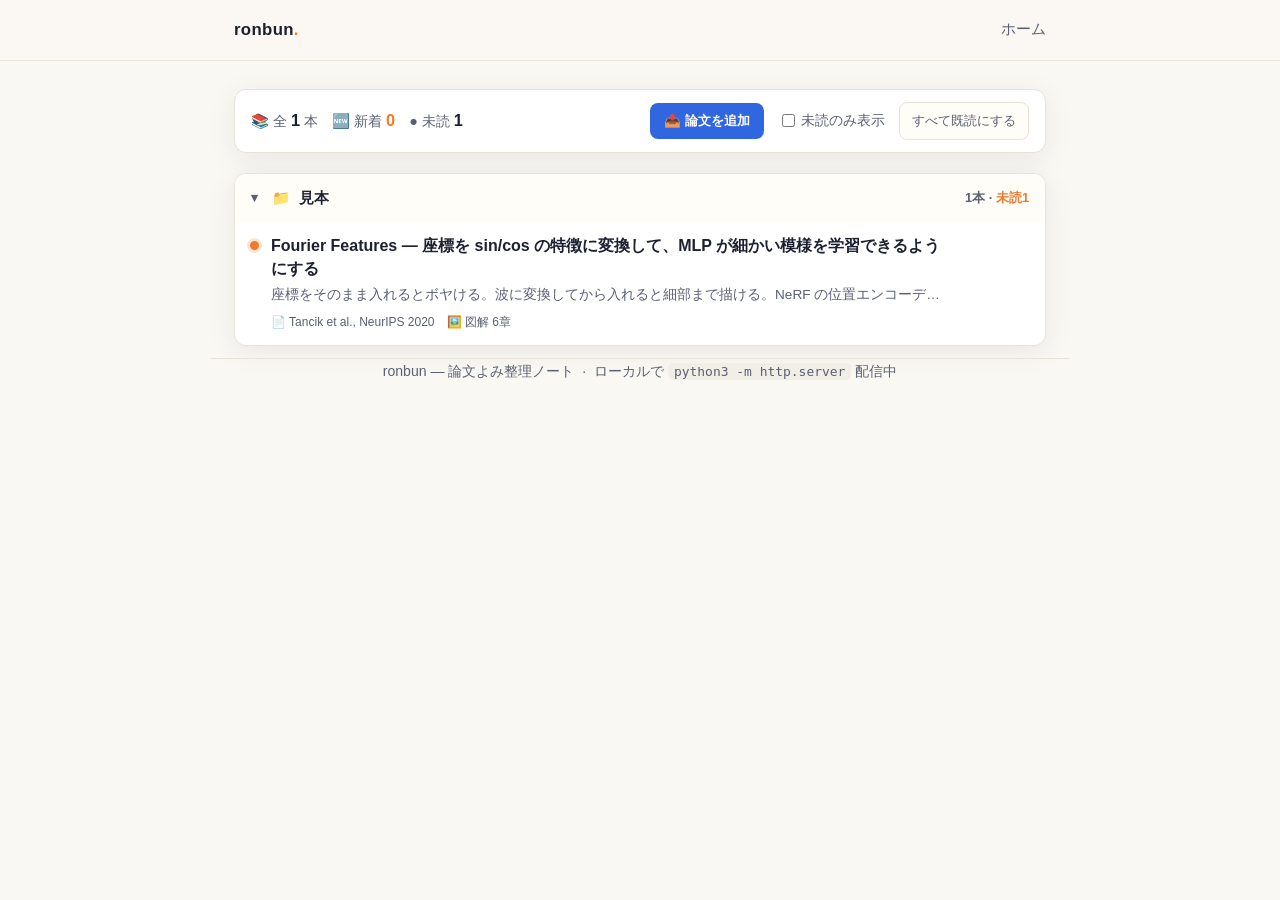
<file: site/index.html>
<!DOCTYPE html>
<html lang="ja">
<head>
<meta charset="UTF-8">
<meta name="viewport" content="width=device-width, initial-scale=1.0">
<title>ronbun — 論文よみ整理</title>
<link rel="stylesheet" href="assets/style.css">
</head>
<body>

<header class="topbar">
  <div class="wrap">
    <div class="brand">ronbun<span>.</span></div>
    <nav>
      <a href="index.html">ホーム</a>
    </nav>
  </div>
</header>

<main class="wrap directory">

  <!-- ステータスバー（未読・新着） -->
  <div class="statusbar">
    <span class="stat">📚 全 <b id="stat-total">0</b> 本</span>
    <span class="stat hot">🆕 新着 <b id="stat-new">0</b></span>
    <span class="stat">● 未読 <b id="stat-unread">0</b></span>
    <span class="spacer"></span>
    <a class="add-link" href="upload.html">📤 論文を追加</a>
    <label class="toggle"><input type="checkbox" id="filter-unread">未読のみ表示</label>
    <button id="mark-all-read" title="今ある論文をすべて既読扱いにします">すべて既読にする</button>
  </div>

  <!-- 新着（最近追加したもの） -->
  <section class="newly" id="newly" hidden>
    <h2>新着</h2>
    <div class="new-list"></div>
  </section>

  <div class="topic">
    <div class="topic-title">見本</div>
    <div class="cards">

      <a class="paper-card" href="pages/fourier-features.html">
        <span class="tag">解説あり</span>
        <h3>Fourier Features — 座標を sin/cos の特徴に変換して、MLP が細かい模様を学習できるようにする</h3>
        <p>座標をそのまま入れるとボヤける。波に変換してから入れると細部まで描ける。NeRF の位置エンコーディングの理論的な土台。</p>
        <div class="row"><span>📄 Tancik et al., NeurIPS 2020</span><span>🖼️ 図解 6章</span></div>
      </a>

    </div>
  </div>

</main>

<footer class="wrap">
  ronbun — 論文よみ整理ノート &nbsp;·&nbsp; ローカルで <code>python3 -m http.server</code> 配信中
</footer>

<script>
/* ディレクトリ表示 + 未読/新着トラッキング（localStorage、href をキーに自動判定） */
(function(){
  const LS = {
    get(k,d){ try{ const v=localStorage.getItem('ronbun.'+k); return v===null?d:JSON.parse(v); }catch(e){ return d; } },
    set(k,v){ try{ localStorage.setItem('ronbun.'+k, JSON.stringify(v)); }catch(e){} }
  };
  const main = document.querySelector('main.directory');
  if(!main) return;
  const cards = Array.from(main.querySelectorAll('.paper-card'));
  const idOf = a => (a.getAttribute('href')||'').replace(/^pages\//,'').replace(/\.html$/,'');
  const now = Date.now(), DAY = 86400000, NEW_DAYS = 7;

  let read = new Set(LS.get('read', []));
  let firstSeen = LS.get('firstSeen', null);
  const firstVisit = (firstSeen === null);
  if(firstVisit) firstSeen = {};
  // 初回訪問時は既存の論文を「以前から在った」扱いにして新着にしない
  cards.forEach(a=>{ const id=idOf(a); if(!(id in firstSeen)) firstSeen[id] = firstVisit ? (now - 999*DAY) : now; });
  LS.set('firstSeen', firstSeen);
  const isNew = id => !read.has(id) && (now - (firstSeen[id]||0) < NEW_DAYS*DAY);

  const saveRead = ()=> LS.set('read', [...read]);

  // 各論文行を装飾
  cards.forEach(a=>{
    const id = idOf(a);
    a.classList.toggle('read', read.has(id));
    a.classList.toggle('unread', !read.has(id));
    if(!a.querySelector('.rdot')){ const d=document.createElement('span'); d.className='rdot'; a.appendChild(d); }
    let b=a.querySelector('.badges'); if(!b){ b=document.createElement('span'); b.className='badges'; a.appendChild(b); }
    b.innerHTML = (isNew(id)?'<span class="badge-new">NEW</span>':'') + (read.has(id)?'<span class="badge-read">既読</span>':'');
    a.addEventListener('click', ()=>{ read.add(id); saveRead(); }, {capture:true});
  });

  // フォルダ（トピック）を折りたたみ式に＋件数表示
  const collapsed = new Set(LS.get('collapsed', []));
  main.querySelectorAll('.topic').forEach(topic=>{
    const title = topic.querySelector('.topic-title'); if(!title) return;
    const name = title.textContent.trim();
    const inCards = Array.from(topic.querySelectorAll('.paper-card'));
    const unread = inCards.filter(a=>!read.has(idOf(a))).length;
    if(unread===0) topic.classList.add('no-unread');
    title.innerHTML = '<span class="chev">▾</span><span class="folder-ico">📁</span>'
      + '<span class="fname"></span><span class="fcount">'+inCards.length+'本'
      + (unread? ' · <span class="funread">未読'+unread+'</span>':'') + '</span>';
    title.querySelector('.fname').textContent = name;
    topic.dataset.name = name;
    if(collapsed.has(name)) topic.classList.add('collapsed');
    title.addEventListener('click', ()=>{
      topic.classList.toggle('collapsed');
      if(topic.classList.contains('collapsed')) collapsed.add(name); else collapsed.delete(name);
      LS.set('collapsed', [...collapsed]);
    });
  });

  // 新着セクション
  const newCards = cards.filter(a=>isNew(idOf(a)))
    .sort((x,y)=> (firstSeen[idOf(y)]||0) - (firstSeen[idOf(x)]||0));
  const newlyEl = document.getElementById('newly');
  if(newlyEl){
    if(newCards.length){
      const list = newlyEl.querySelector('.new-list'); list.innerHTML='';
      newCards.forEach(a=>{
        const id=idOf(a);
        const topicName = a.closest('.topic') ? (a.closest('.topic').dataset.name||'') : '';
        const title = (a.querySelector('h3')||{}).textContent || id;
        const el=document.createElement('a'); el.href=a.getAttribute('href');
        el.innerHTML='<span class="nf-new">NEW</span><span class="nf-title"></span><span class="nf-topic"></span>';
        el.querySelector('.nf-title').textContent = title;
        el.querySelector('.nf-topic').textContent = topicName ? ('📁 '+topicName) : '';
        el.addEventListener('click', ()=>{ read.add(id); saveRead(); }, {capture:true});
        list.appendChild(el);
      });
      newlyEl.hidden = false;
    } else { newlyEl.hidden = true; }
  }

  // カウンタ
  const set=(id,v)=>{ const e=document.getElementById(id); if(e) e.textContent=v; };
  set('stat-total', cards.length);
  set('stat-new', newCards.length);
  set('stat-unread', cards.filter(a=>!read.has(idOf(a))).length);

  // 未読のみ表示
  const filter = document.getElementById('filter-unread');
  if(filter){ const apply=()=> main.classList.toggle('show-unread-only', filter.checked); filter.addEventListener('change', apply); apply(); }

  // すべて既読に
  const mar = document.getElementById('mark-all-read');
  if(mar) mar.addEventListener('click', ()=>{ cards.forEach(a=>read.add(idOf(a))); saveRead(); location.reload(); });

  // 削除（tools/server.py で開いているときだけ動く。ページは tools/trash/ に移す）
  async function api(body){
    const r = await fetch('/api/delete', {method:'POST', headers:{'Content-Type':'application/json'}, body:JSON.stringify(body)});
    if(!(r.headers.get('content-type')||'').includes('json')) throw new Error('python3 tools/server.py で開いたときだけ削除できます');
    const j = await r.json(); if(j.error) throw new Error(j.error); return j;
  }
  cards.forEach(a=>{
    const b = document.createElement('button');
    b.type='button'; b.className='card-del'; b.textContent='削除'; b.title='このページを削除する';
    b.addEventListener('click', async ev=>{
      ev.preventDefault(); ev.stopPropagation();
      const id = idOf(a), title = (a.querySelector('h3')||{}).textContent || id;
      try{
        const p = await api({slug:id, dry:true});
        let msg = '「'+title+'」を削除します。\n\n移すもの:\n・'+p.page + (p.figs?'\n・'+p.figs:'') + (p.pdf?'\n・'+p.pdf:'')
          + '\n\n移動先は tools/trash/ です。';
        if(p.linked_from.length) msg += '\n\n次のページからリンクされています。リンクは切れます:\n・'+p.linked_from.join('\n・');
        if(!confirm(msg)) return;
        await api({slug:id});
        read.delete(id); saveRead();
        location.reload();
      }catch(e){ alert('削除できませんでした: '+e.message); }
    });
    a.appendChild(b);
  });
})();
</script>

</body>
</html>
</file>
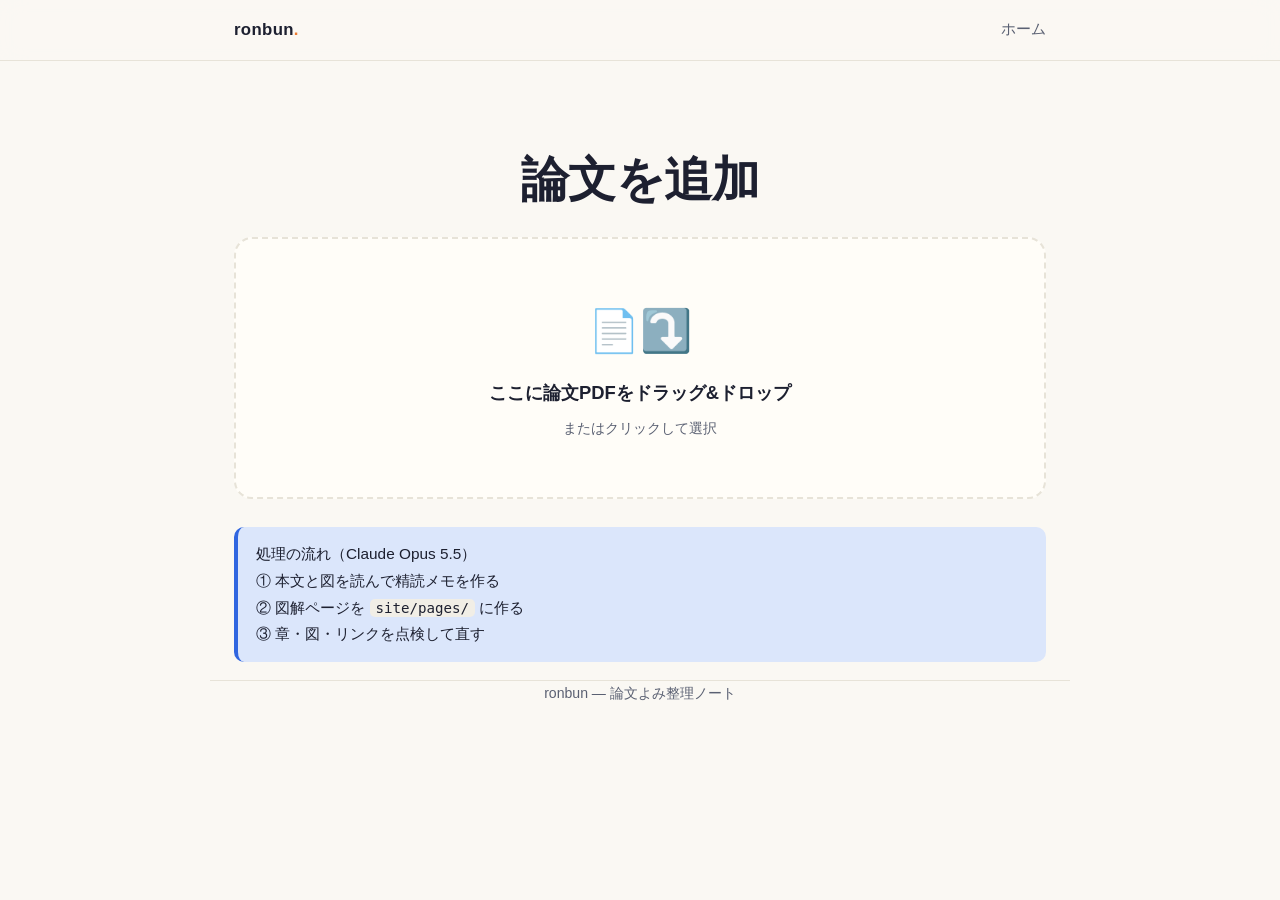
<file: site/upload.html>
<!DOCTYPE html>
<html lang="ja">
<head>
<meta charset="UTF-8">
<meta name="viewport" content="width=device-width, initial-scale=1.0">
<title>論文をアップロード — ronbun</title>
<link rel="stylesheet" href="assets/style.css">
</head>
<body>

<header class="topbar">
  <div class="wrap">
    <div class="brand"><a href="index.html" style="color:inherit">ronbun<span>.</span></a></div>
    <nav><a href="index.html">ホーム</a></nav>
  </div>
</header>

<main class="wrap">

  <section class="hero" style="padding-bottom:18px">
    <h1>論文を追加</h1>
  </section>

  <!-- ドロップゾーン -->
  <div id="drop" class="dropzone">
    <div class="dz-inner">
      <div class="dz-ico">📄⤵️</div>
      <div class="dz-main">ここに論文PDFをドラッグ&ドロップ</div>
      <div class="dz-sub">またはクリックして選択</div>
      <input type="file" id="file" accept="application/pdf,.pdf" hidden>
    </div>
  </div>

  <!-- 選択後のパネル -->
  <div id="ready" class="up-panel" hidden>
    <div class="up-file"><span class="up-fico">📄</span><span id="up-name">file.pdf</span> <span id="up-meta" class="up-metatxt"></span></div>
    <label class="up-field">
      <span>分野（任意・空ならおまかせ）</span>
      <input type="text" id="topic" placeholder="例：座標ベースのニューラル表現（NeRF系） / 多目的強化学習 …">
    </label>
    <div class="up-actions">
      <button id="go" class="btn-primary">🪄 解説を生成する</button>
      <button id="cancel" class="btn-ghost">やめる</button>
    </div>
  </div>

  <!-- 進行・結果 -->
  <div id="progress" class="up-progress" hidden>
    <div class="up-spin" id="spin"></div>
    <div class="up-stages" id="stages">
      <span data-s="analyzing">① 精読（全文＋図を読む）</span>
      <span data-s="generating">② 図解ページ生成</span>
      <span data-s="checking">③ 自己点検</span>
    </div>
    <div class="up-status" id="status">準備中…</div>
    <div class="up-hint" id="hint">5〜15分ほどかかります。精読が始まったら、このページを閉じても処理は続きます。</div>
    <div id="result" class="up-result" hidden></div>
  </div>
  <style>
    .up-stages { display:flex; gap:8px; justify-content:center; flex-wrap:wrap; margin:14px 0 6px; }
    .up-stages span { font-size:.85rem; color:var(--ink-soft); border:1px solid var(--line);
      border-radius:999px; padding:4px 12px; background:var(--card); opacity:.55; }
    .up-stages span.on   { opacity:1; border-color:var(--cool); color:var(--cool); font-weight:700; }
    .up-stages span.done { opacity:1; border-color:var(--good); color:var(--good); }
    .up-stages span.done::after { content:" ✓"; }
  </style>

  <div class="note" style="margin-top:28px">
    処理の流れ（Claude Opus 5.5）
    <br>① 本文と図を読んで精読メモを作る
    <br>② 図解ページを <code>site/pages/</code> に作る
    <br>③ 章・図・リンクを点検して直す
  </div>

</main>

<footer class="wrap">ronbun — 論文よみ整理ノート</footer>

<script>
const drop = document.getElementById('drop');
const fileInput = document.getElementById('file');
const ready = document.getElementById('ready');
const progress = document.getElementById('progress');
let picked = null;

function showReady(f){
  picked = f;
  document.getElementById('up-name').textContent = f.name;
  document.getElementById('up-meta').textContent = '（' + Math.round(f.size/1024) + ' KB）';
  drop.hidden = true; ready.hidden = false; progress.hidden = true;
}
function reset(){ picked=null; fileInput.value=''; drop.hidden=false; ready.hidden=true; progress.hidden=true; }

// drag & drop
['dragenter','dragover'].forEach(e=>drop.addEventListener(e,ev=>{ev.preventDefault();drop.classList.add('over');}));
['dragleave','drop'].forEach(e=>drop.addEventListener(e,ev=>{ev.preventDefault();drop.classList.remove('over');}));
drop.addEventListener('drop', ev=>{
  const f = ev.dataTransfer.files[0];
  if(!f) return;
  if(!/\.pdf$/i.test(f.name)){ alert('PDFファイルをドロップしてください'); return; }
  showReady(f);
});
drop.addEventListener('click', ()=> fileInput.click());
fileInput.addEventListener('change', ()=>{ if(fileInput.files[0]) showReady(fileInput.files[0]); });
document.getElementById('cancel').addEventListener('click', reset);

// generate
document.getElementById('go').addEventListener('click', ()=> upload(false));
async function upload(force){
  if(!picked) return;
  ready.hidden = true; progress.hidden = false;
  setStatus('アップロード中…');
  const fd = new FormData();
  fd.append('file', picked);
  fd.append('topic', document.getElementById('topic').value || '');
  if(force) fd.append('force', '1');
  let res;
  try{
    const r = await fetch('/api/upload', {method:'POST', body:fd});
    const ct = r.headers.get('content-type') || '';
    if(!ct.includes('json')){
      const body = (await r.text()).replace(/<[^>]+>/g,' ').replace(/\s+/g,' ').trim().slice(0,200);
      return fail('サーバーが想定外の応答を返しました（HTTP ' + r.status + '）。\n'
        + 'いま開いているURL: ' + location.origin + '\n'
        + 'アップロードは python3 tools/server.py で起動した http://127.0.0.1:8800/site/upload.html からだけ使えます。\n\n応答: ' + body);
    }
    res = await r.json();
  }catch(e){ return fail('サーバーにつながりません（' + location.origin + '）。python3 tools/server.py が動いているか確認してください。\n' + e); }
  if(res.duplicate) return duplicate(res.duplicate);
  if(res.error) return fail(res.error);
  setStatus('PDFを受け取りました（全' + (res.pages||'?') + 'ページ・図' + (res.figs??'?') + '枚を抽出）。精読を始めます…');
  poll(res.job_id);
}

function duplicate(d){
  document.getElementById('spin').style.display='none';
  setStatus('この論文はもうあります');
  const r = document.getElementById('result'); r.hidden=false;
  r.innerHTML = '<p class="up-hint" style="width:100%">' + escapeHtml(d.title || '') + '（' + escapeHtml(d.reason) + '）</p>'
    + (d.url ? '<a class="btn-primary" href="'+d.url+'">既存のページを開く</a> ' : '<span class="up-hint">いま生成中です</span> ')
    + '<button class="btn-ghost" id="force">別の論文なので作る</button>';
  document.getElementById('force').onclick = ()=>{ r.hidden=true; document.getElementById('spin').style.display=''; upload(true); };
}

const STAGE_ORDER = ['analyzing','generating','checking'];
function setStage(state){
  const spans = document.querySelectorAll('#stages span');
  const idx = state==='done' ? STAGE_ORDER.length : STAGE_ORDER.indexOf(state);
  spans.forEach((s,i)=>{
    s.classList.toggle('done', idx>i);
    s.classList.toggle('on', idx===i);
  });
}

function setStatus(t){ document.getElementById('status').textContent = t; }
function fail(msg){
  document.getElementById('spin').style.display='none';
  setStatus('⚠️ エラー');
  const r = document.getElementById('result'); r.hidden=false;
  r.innerHTML = '<div class="up-err">'+escapeHtml(msg)+'</div><button class="btn-ghost" onclick="location.reload()">最初に戻る</button>';
}
function escapeHtml(s){ return (s||'').replace(/[&<>]/g, c=>({'&':'&amp;','<':'&lt;','>':'&gt;'}[c])); }

function poll(id){
  const iv = setInterval(async ()=>{
    let j;
    try{ j = await fetch('/api/status?id='+id).then(r=>r.json()); }catch(e){ return; }
    if(j.msg) setStatus(j.msg);
    if(j.state) setStage(j.state);
    if(j.state === 'done'){
      clearInterval(iv);
      document.getElementById('spin').style.display='none';
      setStatus('✅ 完成しました！');
      const r = document.getElementById('result'); r.hidden=false;
      r.innerHTML = '<a class="btn-primary" href="'+j.url+'">📖 解説ページを開く</a> '
                  + '<a class="btn-ghost" href="index.html">トップで見る</a>';
    } else if(j.state === 'error'){
      clearInterval(iv);
      fail(j.error || '生成に失敗しました');
    }
  }, 3000);
}
</script>

</body>
</html>
</file>
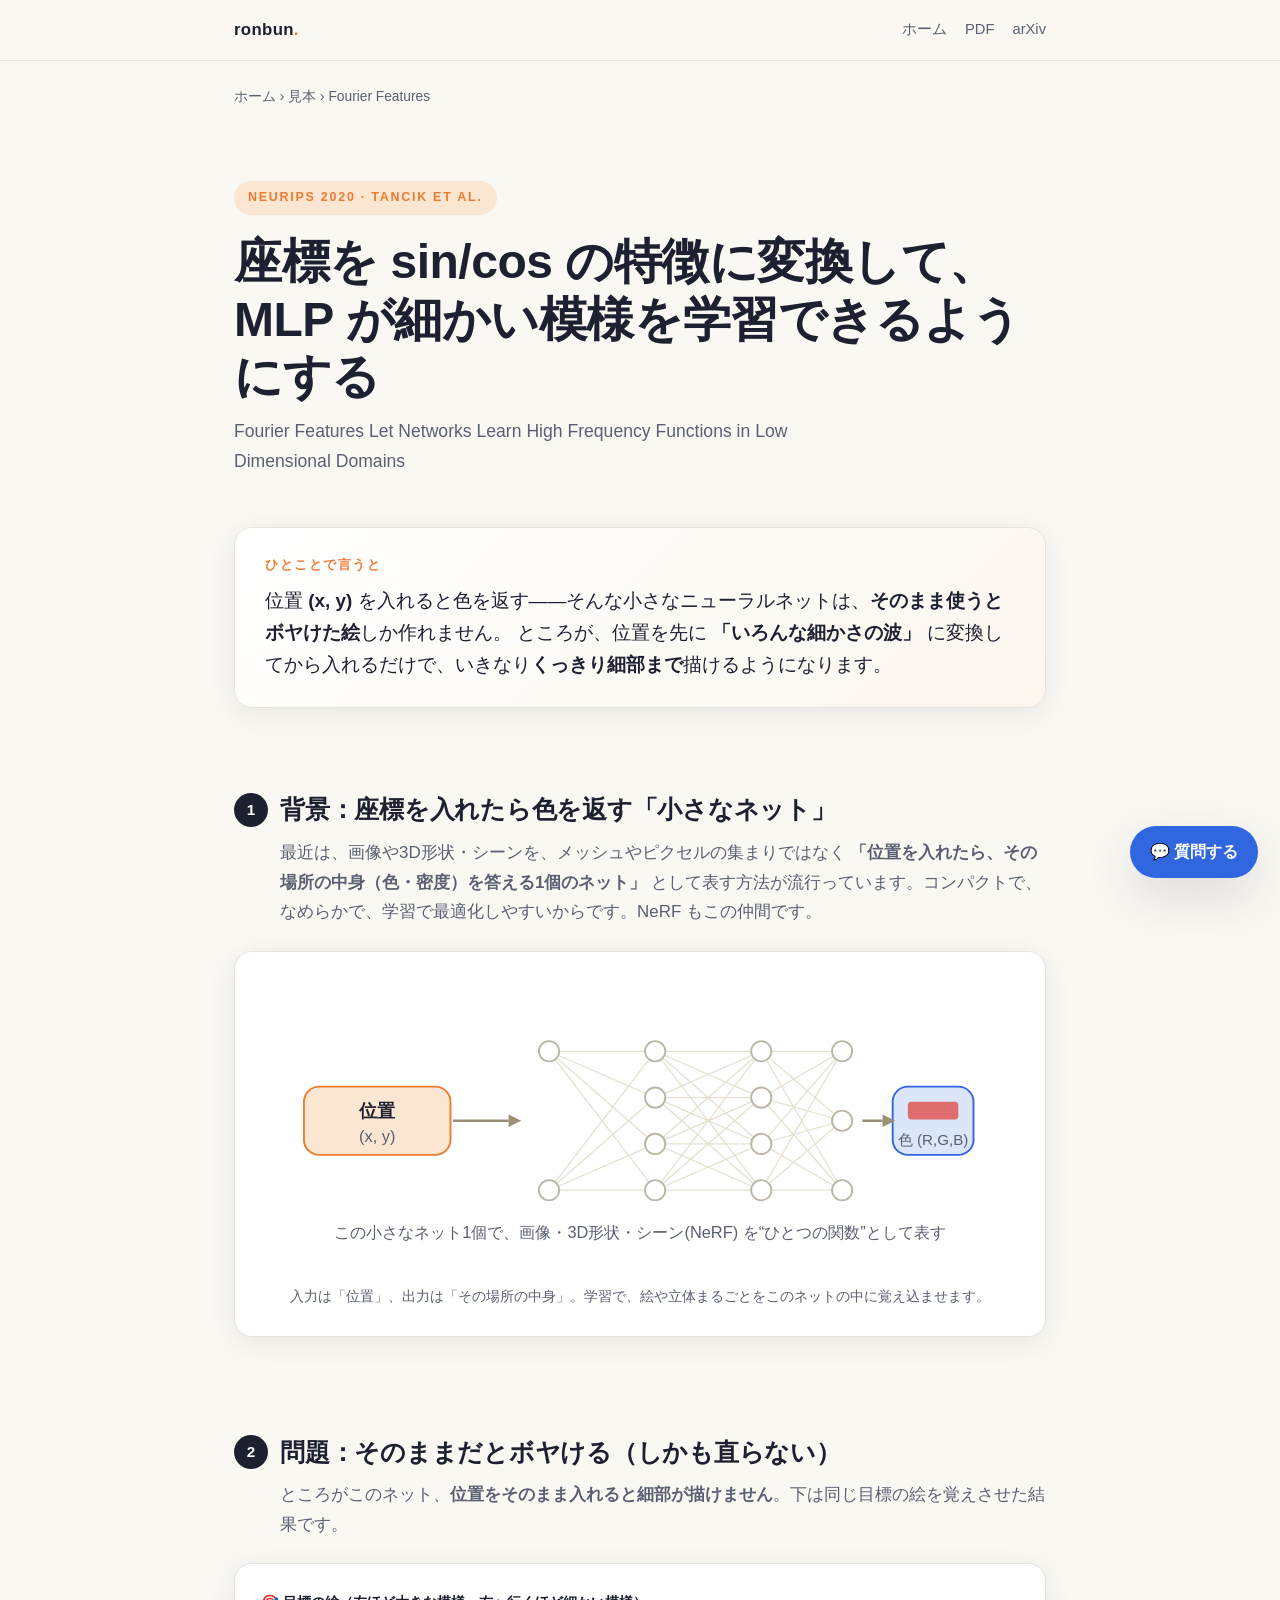
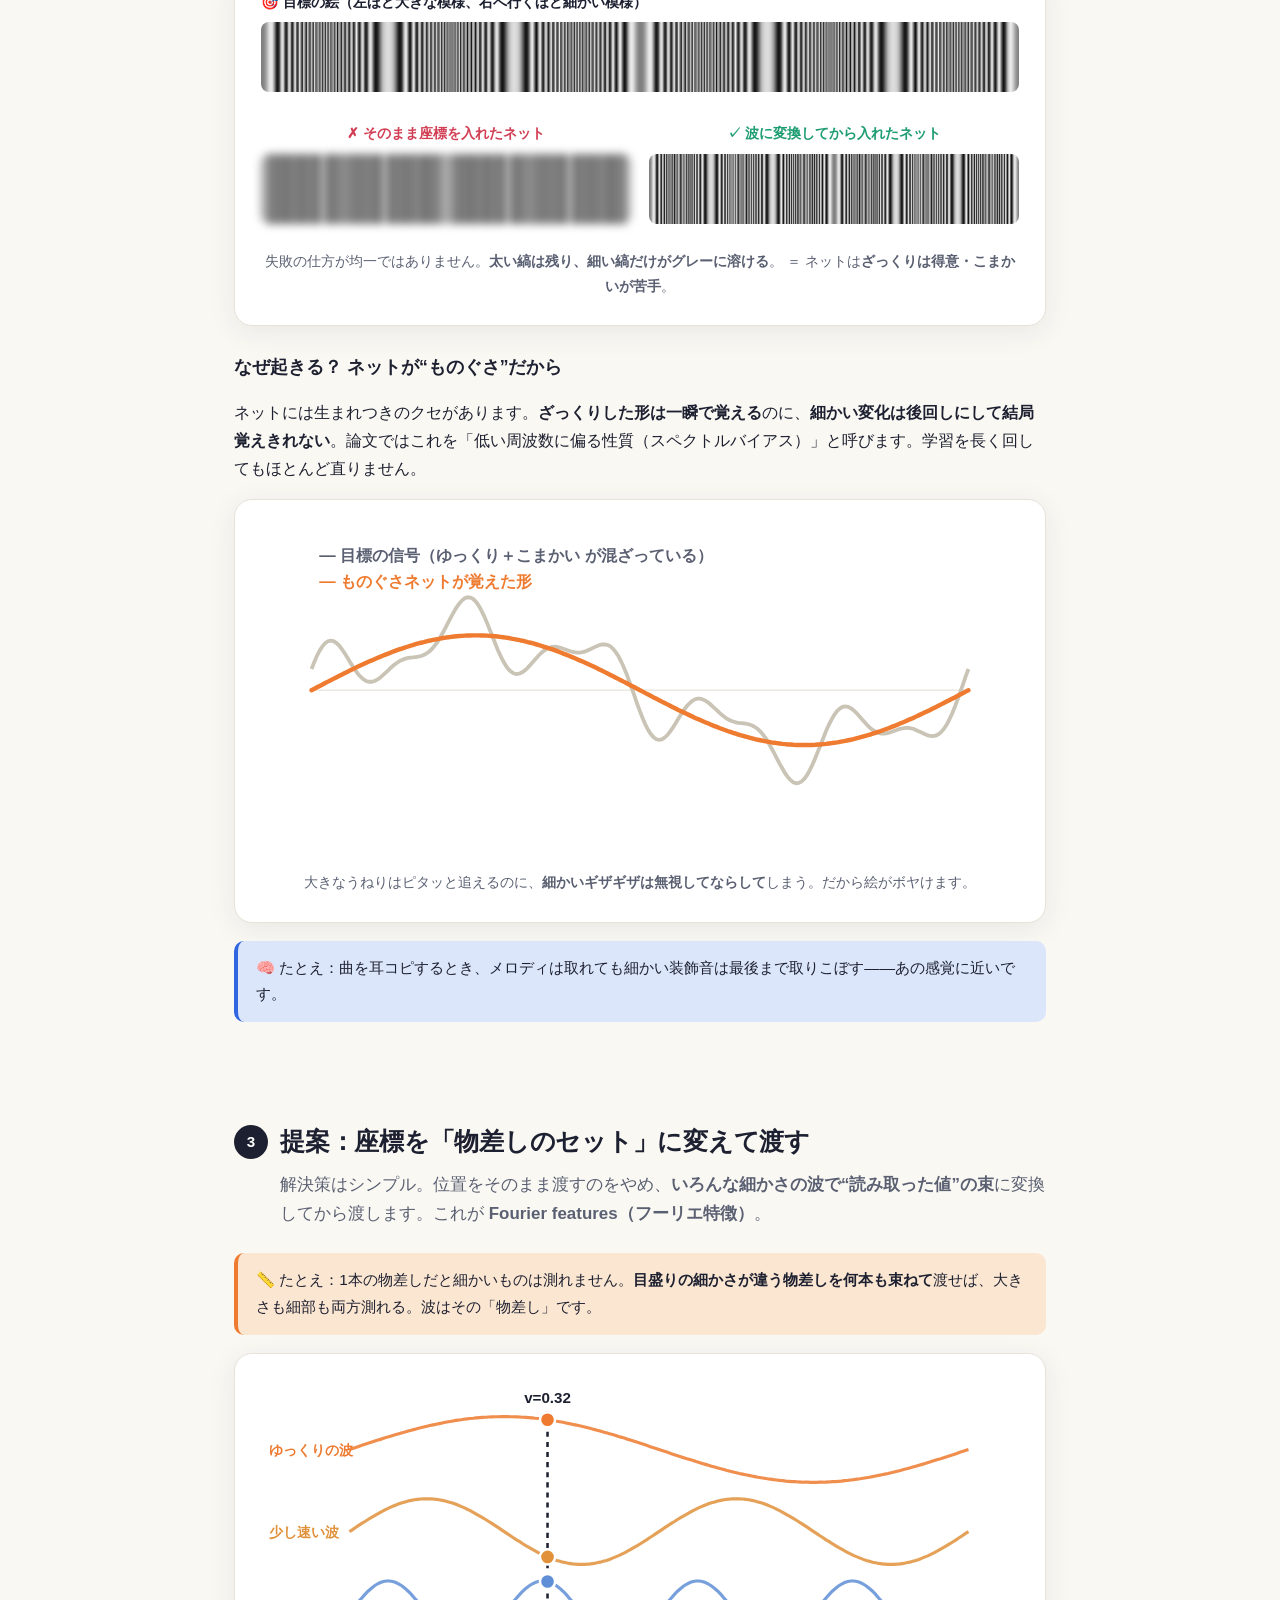
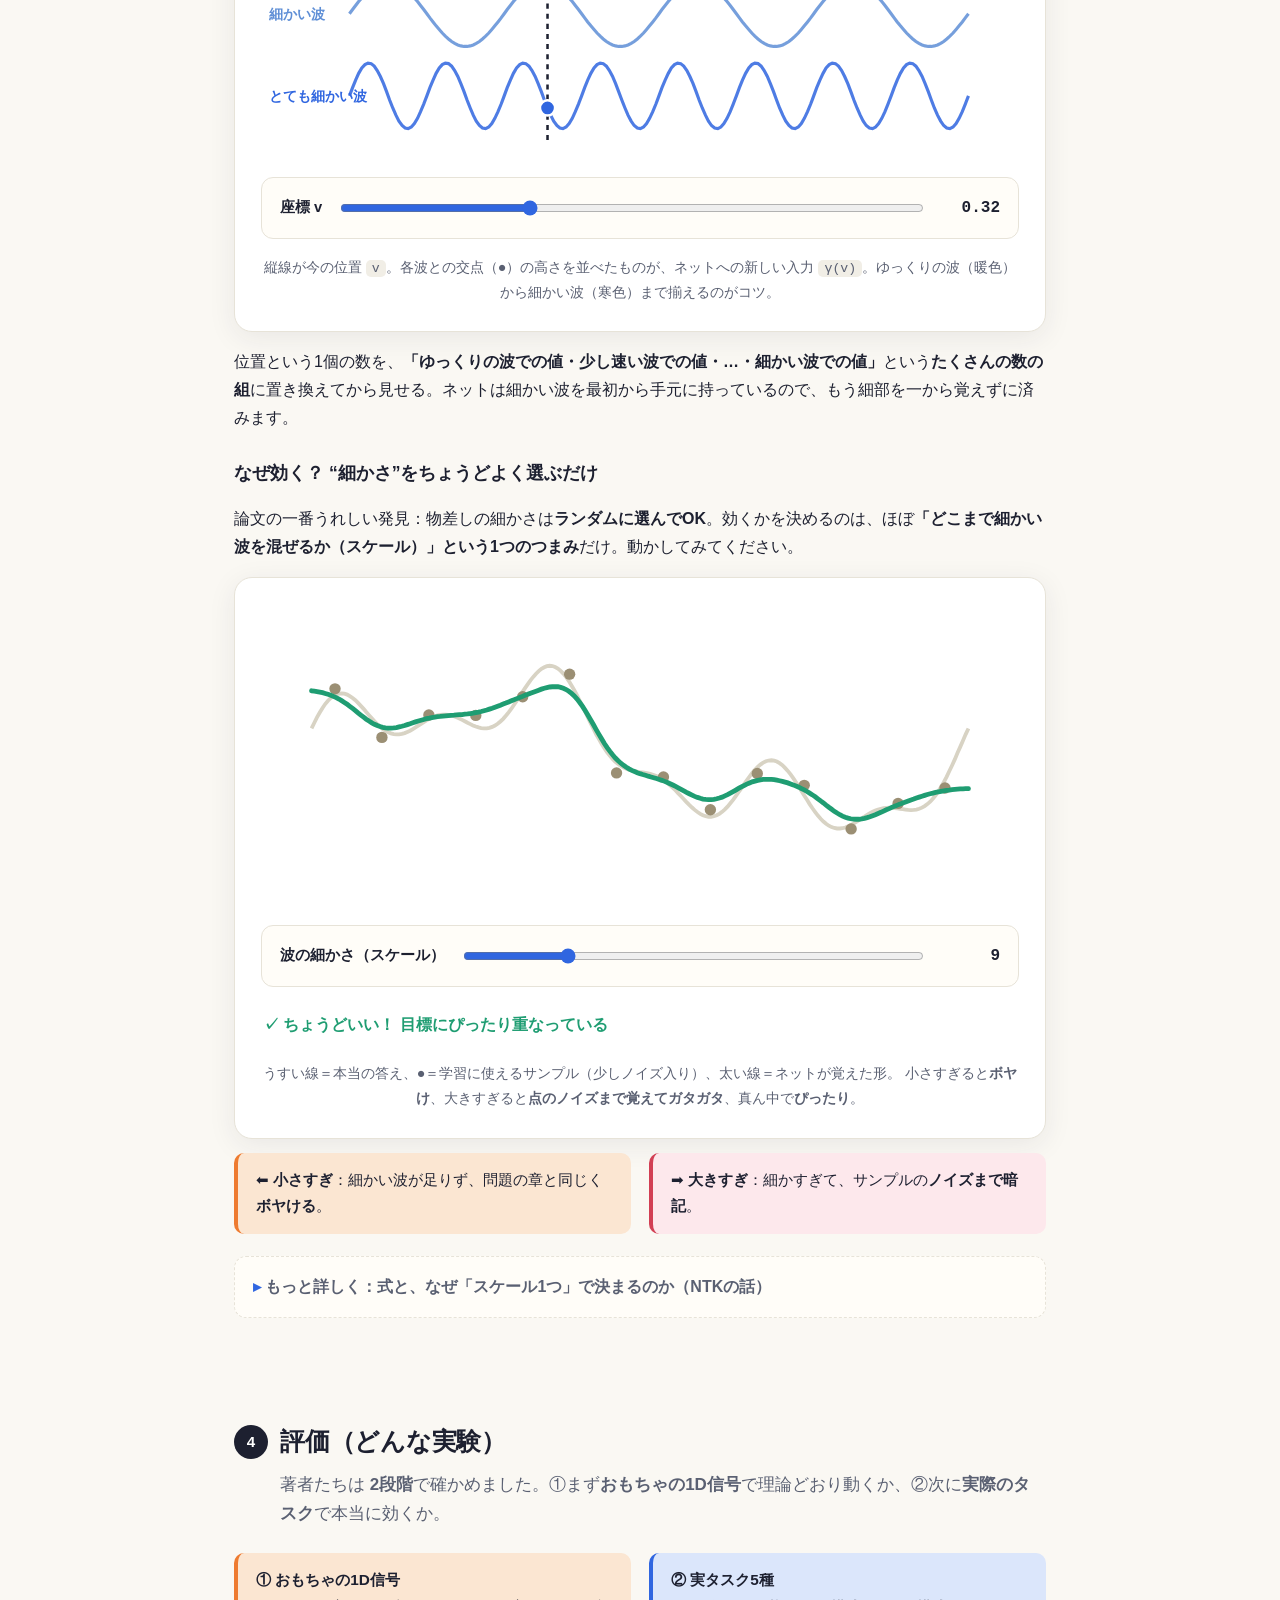
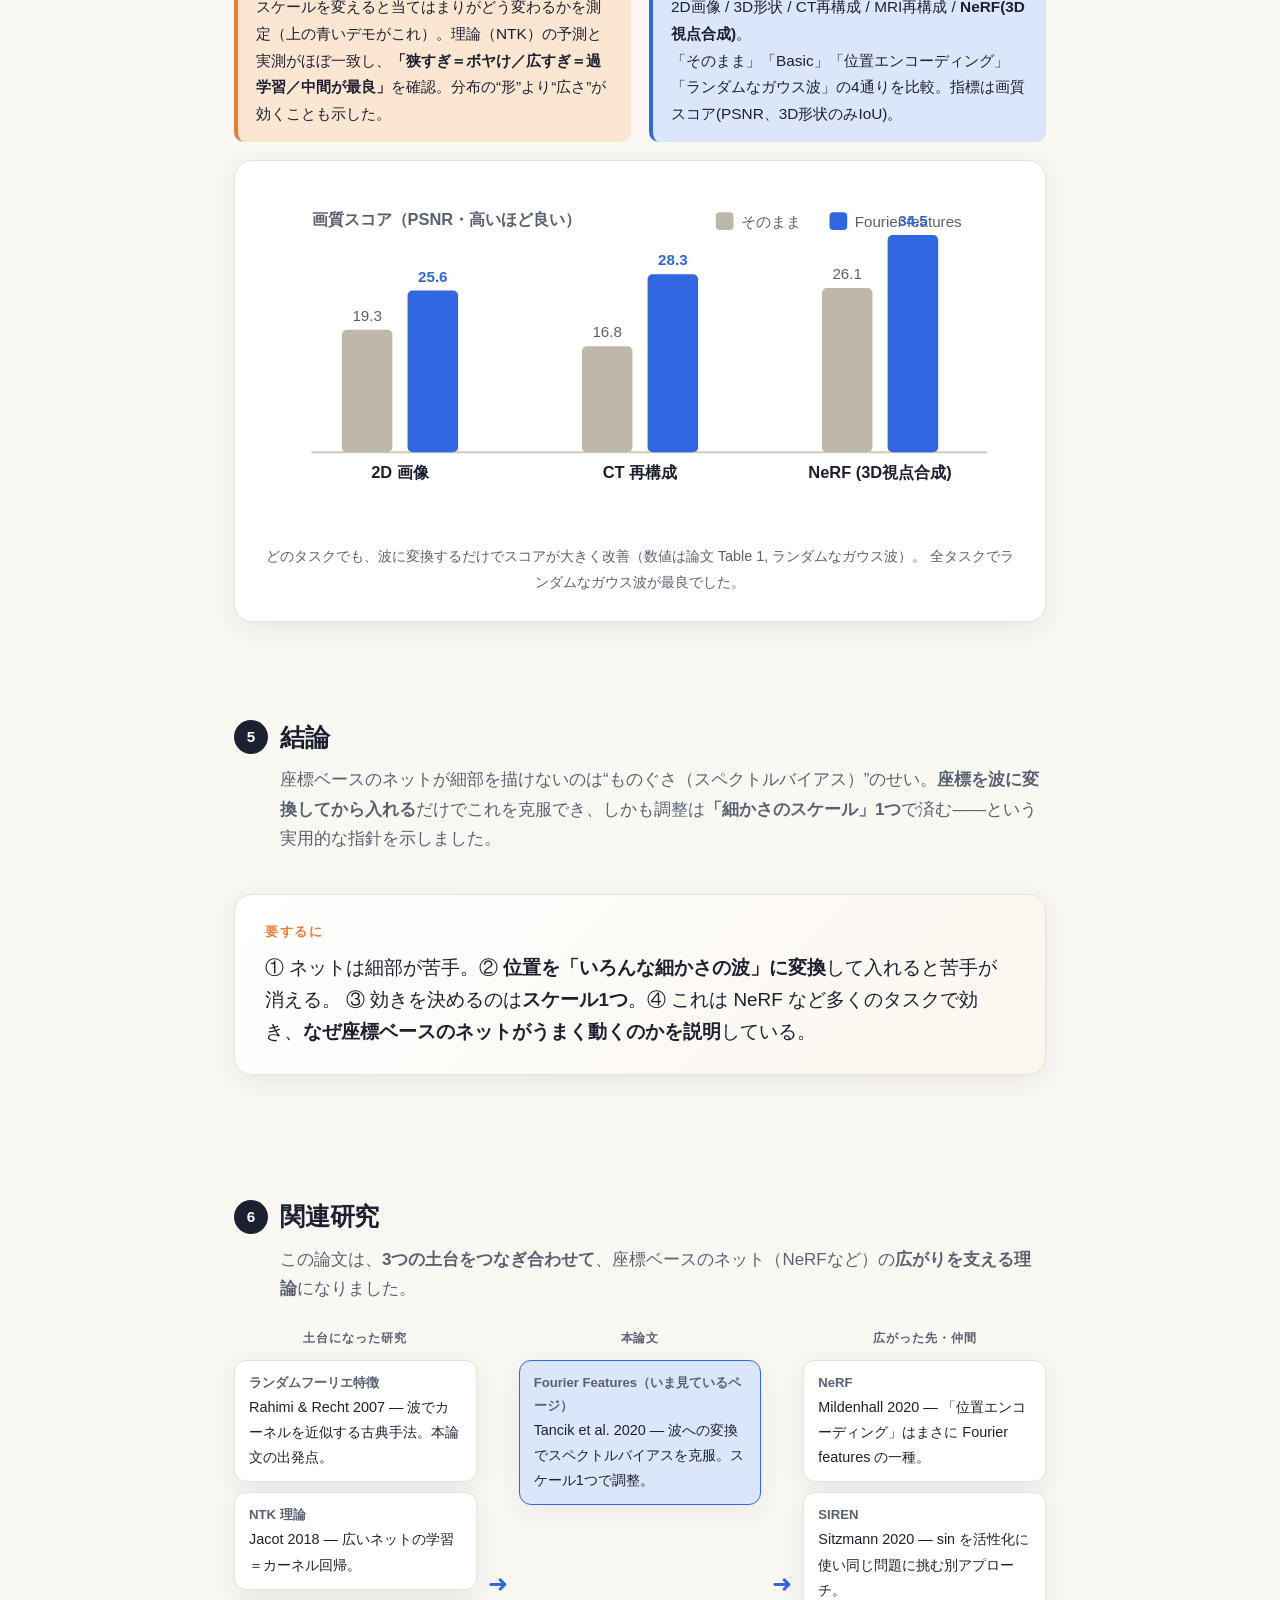
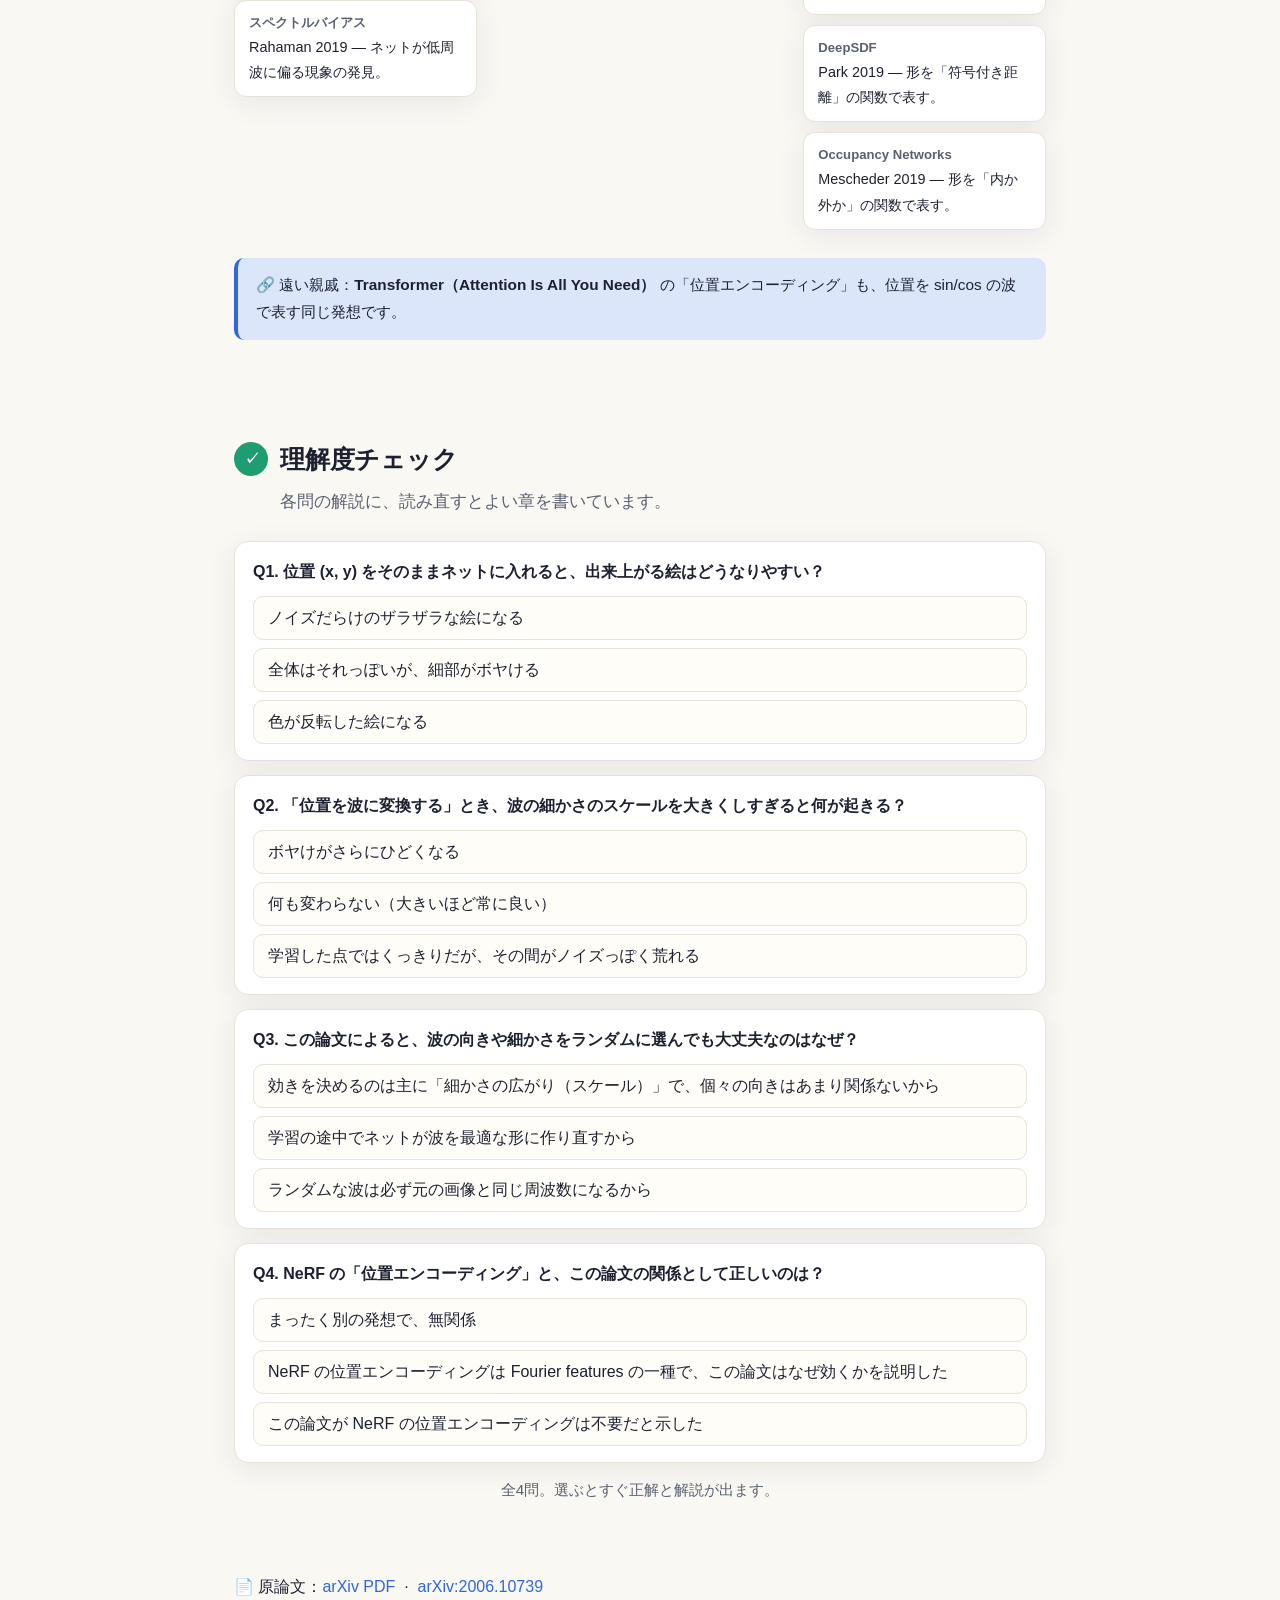
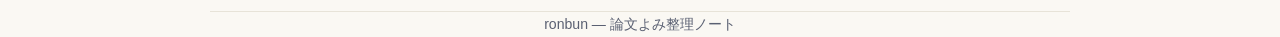
<file: site/pages/fourier-features.html>
<!DOCTYPE html>
<html lang="ja">
<head>
<meta charset="UTF-8">
<meta name="viewport" content="width=device-width, initial-scale=1.0">
<title>Fourier Features — 図解</title>
<link rel="stylesheet" href="../assets/style.css">
</head>
<body>

<header class="topbar">
  <div class="wrap">
    <div class="brand"><a href="../index.html" style="color:inherit">ronbun<span>.</span></a></div>
    <nav>
      <a href="../index.html">ホーム</a>
      <a href="https://arxiv.org/pdf/2006.10739" target="_blank">PDF</a>
      <a href="https://arxiv.org/abs/2006.10739" target="_blank" rel="noopener">arXiv</a>
    </nav>
  </div>
</header>

<main class="wrap">

  <div class="crumbs"><a href="../index.html">ホーム</a> › 見本 › Fourier Features</div>

  <section class="hero" style="text-align:left; padding-bottom:10px">
    <span class="kicker">NeurIPS 2020 · Tancik et al.</span>
    <h1 style="text-align:left">座標を sin/cos の特徴に変換して、MLP が細かい模様を学習できるようにする</h1>
    <p class="sub" style="margin:0">Fourier Features Let Networks Learn High Frequency Functions in Low Dimensional Domains</p>
  </section>

  <!-- ひとことで -->
  <div class="tldr">
    <h3>ひとことで言うと</h3>
    <p>位置 <b>(x, y)</b> を入れると色を返す——そんな小さなニューラルネットは、<b>そのまま使うとボヤけた絵</b>しか作れません。
    ところが、位置を先に <b>「いろんな細かさの波」</b> に変換してから入れるだけで、いきなり<b>くっきり細部まで</b>描けるようになります。</p>
  </div>

  <!-- ========== 1. 背景 ========== -->
  <section>
    <div class="section-head"><span class="step-num">1</span><h2>背景：座標を入れたら色を返す「小さなネット」</h2></div>
    <p class="lead">最近は、画像や3D形状・シーンを、メッシュやピクセルの集まりではなく <b>「位置を入れたら、その場所の中身（色・密度）を答える1個のネット」</b> として表す方法が流行っています。コンパクトで、なめらかで、学習で最適化しやすいからです。NeRF もこの仲間です。</p>

    <figure class="viz">
      <svg viewBox="0 0 600 230" id="svg-mlp" aria-label="座標ベースのネット">
        <!-- 入力 -->
        <rect x="34" y="86" width="116" height="54" rx="12" fill="#fbe6d2" stroke="#ee7b30" stroke-width="1.5"/>
        <text x="92" y="110" font-size="14" font-weight="700" fill="#1d2030" text-anchor="middle">位置</text>
        <text x="92" y="130" font-size="13" fill="#5a6072" text-anchor="middle">(x, y)</text>
        <!-- 入力→ネット 矢印 -->
        <line x1="152" y1="113" x2="196" y2="113" stroke="#9b8f74" stroke-width="2"/>
        <polygon points="196,108 206,113 196,118" fill="#9b8f74"/>
        <!-- 出力 -->
        <rect x="500" y="86" width="64" height="54" rx="12" fill="#dbe6fb" stroke="#3066e0" stroke-width="1.5"/>
        <rect x="512" y="98" width="40" height="14" rx="3" fill="#e06d6d"/>
        <text x="532" y="132" font-size="12" fill="#5a6072" text-anchor="middle">色 (R,G,B)</text>
        <!-- ネット→出力 矢印 -->
        <line x1="476" y1="113" x2="492" y2="113" stroke="#9b8f74" stroke-width="2"/>
        <polygon points="492,108 502,113 492,118" fill="#9b8f74"/>
        <!-- ネット本体(JSでノード生成) -->
        <text x="300" y="206" font-size="13" fill="#5a6072" text-anchor="middle">この小さなネット1個で、画像・3D形状・シーン(NeRF) を“ひとつの関数”として表す</text>
      </svg>
      <figcaption>入力は「位置」、出力は「その場所の中身」。学習で、絵や立体まるごとをこのネットの中に覚え込ませます。</figcaption>
    </figure>
  </section>

  <!-- ========== 2. 問題 ========== -->
  <section>
    <div class="section-head"><span class="step-num">2</span><h2>問題：そのままだとボヤける（しかも直らない）</h2></div>
    <p class="lead">ところがこのネット、<b>位置をそのまま入れると細部が描けません</b>。下は同じ目標の絵を覚えさせた結果です。</p>

    <figure class="viz">
      <div style="font-weight:700;font-size:.9rem;margin-bottom:6px">🎯 目標の絵（左ほど大きな模様、右へ行くほど細かい模様）</div>
      <canvas id="c-target" width="560" height="70" style="width:100%;height:70px;border-radius:8px"></canvas>

      <div class="duo" style="margin-top:20px">
        <div>
          <div class="label no">✗ そのまま座標を入れたネット</div>
          <canvas id="c-blur" width="560" height="70" style="width:100%;height:70px;border-radius:8px"></canvas>
        </div>
        <div>
          <div class="label yes">✓ 波に変換してから入れたネット</div>
          <canvas id="c-sharp" width="560" height="70" style="width:100%;height:70px;border-radius:8px"></canvas>
        </div>
      </div>
      <figcaption>失敗の仕方が均一ではありません。<b>太い縞は残り、細い縞だけがグレーに溶ける</b>。
        ＝ ネットは<b>ざっくりは得意・こまかいが苦手</b>。</figcaption>
    </figure>

    <h3 style="margin:26px 0 4px;font-size:1.1rem">なぜ起きる？ ネットが“ものぐさ”だから</h3>
    <p>ネットには生まれつきのクセがあります。<b>ざっくりした形は一瞬で覚える</b>のに、<b>細かい変化は後回しにして結局覚えきれない</b>。論文ではこれを「低い周波数に偏る性質（スペクトルバイアス）」と呼びます。学習を長く回してもほとんど直りません。</p>

    <figure class="viz">
      <svg viewBox="0 0 600 260" id="svg-lazy" aria-label="ものぐさネットの近似">
        <line x1="40" y1="130" x2="560" y2="130" stroke="#e7e3d8" stroke-width="1"/>
        <path id="lazy-truth" fill="none" stroke="#c9c4b5" stroke-width="3"/>
        <path id="lazy-fit" fill="none" stroke="#ee7b30" stroke-width="3.5" stroke-linecap="round"/>
        <text x="46" y="28" font-size="13" font-weight="700" fill="#5a6072">— 目標の信号（ゆっくり＋こまかい が混ざっている）</text>
        <text x="46" y="48" font-size="13" font-weight="700" fill="#ee7b30">— ものぐさネットが覚えた形</text>
      </svg>
      <figcaption>大きなうねりはピタッと追えるのに、<b>細かいギザギザは無視してならして</b>しまう。だから絵がボヤけます。</figcaption>
    </figure>

    <div class="note">🧠 たとえ：曲を耳コピするとき、メロディは取れても細かい装飾音は最後まで取りこぼす——あの感覚に近いです。</div>
  </section>

  <!-- ========== 3. 提案 ========== -->
  <section>
    <div class="section-head"><span class="step-num">3</span><h2>提案：座標を「物差しのセット」に変えて渡す</h2></div>
    <p class="lead">解決策はシンプル。位置をそのまま渡すのをやめ、<b>いろんな細かさの波で“読み取った値”の束</b>に変換してから渡します。これが <b>Fourier features（フーリエ特徴）</b>。</p>

    <div class="note warm">📏 たとえ：1本の物差しだと細かいものは測れません。<b>目盛りの細かさが違う物差しを何本も束ねて</b>渡せば、大きさも細部も両方測れる。波はその「物差し」です。</div>

    <figure class="viz">
      <svg viewBox="0 0 600 300" id="svg-rulers" aria-label="波で座標を読み取る"></svg>
      <div class="controls">
        <label>座標 v</label>
        <input type="range" id="v-slider" min="0" max="1000" value="320">
        <span class="val" id="v-val">0.32</span>
      </div>
      <figcaption>縦線が今の位置 <span class="mono">v</span>。各波との交点（●）の高さを並べたものが、ネットへの新しい入力
        <span class="mono">γ(v)</span>。ゆっくりの波（暖色）から細かい波（寒色）まで揃えるのがコツ。</figcaption>
    </figure>

    <p>位置という1個の数を、<b>「ゆっくりの波での値・少し速い波での値・…・細かい波での値」</b>という<b>たくさんの数の組</b>に置き換えてから見せる。ネットは細かい波を最初から手元に持っているので、もう細部を一から覚えずに済みます。</p>

    <h3 style="margin:26px 0 4px;font-size:1.1rem">なぜ効く？ “細かさ”をちょうどよく選ぶだけ</h3>
    <p>論文の一番うれしい発見：物差しの細かさは<b>ランダムに選んでOK</b>。効くかを決めるのは、ほぼ<b>「どこまで細かい波を混ぜるか（スケール）」という1つのつまみ</b>だけ。動かしてみてください。</p>

    <figure class="viz">
      <svg viewBox="0 0 600 240" id="svg-fit" aria-label="スケールを変えると当てはまりが変わる"></svg>
      <div class="controls">
        <label>波の細かさ（スケール）</label>
        <input type="range" id="scale-slider" min="2" max="34" value="9">
        <span class="val" id="scale-val">9</span>
      </div>
      <div class="controls" style="background:#fff;border:none;padding:6px 2px">
        <span class="verdict" id="verdict">—</span>
      </div>
      <figcaption>うすい線＝本当の答え、●＝学習に使えるサンプル（少しノイズ入り）、太い線＝ネットが覚えた形。
        小さすぎると<b>ボヤけ</b>、大きすぎると<b>点のノイズまで覚えてガタガタ</b>、真ん中で<b>ぴったり</b>。</figcaption>
    </figure>

    <div class="duo" style="margin-top:8px">
      <div class="note warm" style="margin:0">⬅ <b>小さすぎ</b>：細かい波が足りず、問題の章と同じく<b>ボヤける</b>。</div>
      <div class="note" style="margin:0; background:#fde8ec; border-color:#d23f54">➡ <b>大きすぎ</b>：細かすぎて、サンプルの<b>ノイズまで暗記</b>。</div>
    </div>

    <details class="deep">
      <summary>もっと詳しく：式と、なぜ「スケール1つ」で決まるのか（NTKの話）</summary>
      <div class="body">
        位置 <span class="mono">v</span> を次に変換して入力します：
        <pre class="mono" style="white-space:pre-wrap;background:#f1eee6;padding:12px 14px;border-radius:8px">γ(v) = [ cos(2π b₁·v), sin(2π b₁·v), … , cos(2π bₘ·v), sin(2π bₘ·v) ]</pre>
        各 <span class="mono">bⱼ</span> が「波の細かさ（周波数）」。cos と sin のペアで波の“ずれ（位相）”も表せます。<br><br>
        無限に広いネットの学習は「カーネル回帰」という単純な計算と同じ、という理論（Neural Tangent Kernel, NTK）があります。
        座標をそのまま入れると、このカーネルは<b>場所によって形が変わり、細かい成分の力が急速に弱まる</b>——これが“ものぐさ”の正体。
        波に変換すると、カーネルが<b>場所によらず一定の形</b>になり、<b>「どこまで細かい波を通すか」を選べるフィルタ</b>に変わります。
        だから「スケール（帯域幅）」というつまみ1つが効きます。スケールはランダムなガウス分布から選べばよく、<b>分布の形より“広さ”が効く</b>。
      </div>
    </details>
  </section>

  <!-- ========== 4. 評価（どんな実験） ========== -->
  <section>
    <div class="section-head"><span class="step-num">4</span><h2>評価（どんな実験）</h2></div>
    <p class="lead">著者たちは <b>2段階</b>で確かめました。①まず<b>おもちゃの1D信号</b>で理論どおり動くか、②次に<b>実際のタスク</b>で本当に効くか。</p>

    <div class="duo" style="margin-bottom:18px">
      <div class="note warm" style="margin:0">
        <b>① おもちゃの1D信号</b><br>
        スケールを変えると当てはまりがどう変わるかを測定（上の青いデモがこれ）。理論（NTK）の予測と実測がほぼ一致し、<b>「狭すぎ＝ボヤけ／広すぎ＝過学習／中間が最良」</b>を確認。分布の“形”より“広さ”が効くことも示した。
      </div>
      <div class="note" style="margin:0">
        <b>② 実タスク5種</b><br>
        2D画像 / 3D形状 / CT再構成 / MRI再構成 / <b>NeRF(3D視点合成)</b>。<br>
        「そのまま」「Basic」「位置エンコーディング」「ランダムなガウス波」の4通りを比較。指標は画質スコア(PSNR、3D形状のみIoU)。
      </div>
    </div>

    <figure class="viz">
      <svg viewBox="0 0 600 270" aria-label="タスク別の画質改善">
        <line x1="40" y1="210" x2="575" y2="210" stroke="#cfcabb" stroke-width="1.5"/>
        <text x="40" y="30" font-size="13" font-weight="700" fill="#5a6072">画質スコア（PSNR・高いほど良い）</text>
        <rect x="360" y="20" width="14" height="14" rx="3" fill="#bdb8a8"/><text x="380" y="32" font-size="12" fill="#5a6072">そのまま</text>
        <rect x="450" y="20" width="14" height="14" rx="3" fill="#3066e0"/><text x="470" y="32" font-size="12" fill="#5a6072">Fourier features</text>

        <rect x="64"  y="113" width="40" height="97"  rx="4" fill="#bdb8a8"/>
        <rect x="116" y="82"  width="40" height="128" rx="4" fill="#3066e0"/>
        <text x="84"  y="106" font-size="12" fill="#5a6072" text-anchor="middle">19.3</text>
        <text x="136" y="75"  font-size="12" font-weight="700" fill="#3066e0" text-anchor="middle">25.6</text>
        <text x="110" y="230" font-size="13" font-weight="700" fill="#1d2030" text-anchor="middle">2D 画像</text>

        <rect x="254" y="126" width="40" height="84"  rx="4" fill="#bdb8a8"/>
        <rect x="306" y="69"  width="40" height="141" rx="4" fill="#3066e0"/>
        <text x="274" y="119" font-size="12" fill="#5a6072" text-anchor="middle">16.8</text>
        <text x="326" y="62"  font-size="12" font-weight="700" fill="#3066e0" text-anchor="middle">28.3</text>
        <text x="300" y="230" font-size="13" font-weight="700" fill="#1d2030" text-anchor="middle">CT 再構成</text>

        <rect x="444" y="80"  width="40" height="130" rx="4" fill="#bdb8a8"/>
        <rect x="496" y="38"  width="40" height="172" rx="4" fill="#3066e0"/>
        <text x="464" y="73"  font-size="12" fill="#5a6072" text-anchor="middle">26.1</text>
        <text x="516" y="31"  font-size="12" font-weight="700" fill="#3066e0" text-anchor="middle">34.5</text>
        <text x="490" y="230" font-size="13" font-weight="700" fill="#1d2030" text-anchor="middle">NeRF (3D視点合成)</text>
      </svg>
      <figcaption>どのタスクでも、波に変換するだけでスコアが大きく改善（数値は論文 Table 1, ランダムなガウス波）。
        全タスクでランダムなガウス波が最良でした。</figcaption>
    </figure>
  </section>

  <!-- ========== 5. 結論 ========== -->
  <section>
    <div class="section-head"><span class="step-num">5</span><h2>結論</h2></div>
    <p class="lead">座標ベースのネットが細部を描けないのは“ものぐさ（スペクトルバイアス）”のせい。<b>座標を波に変換してから入れる</b>だけでこれを克服でき、しかも調整は<b>「細かさのスケール」1つ</b>で済む——という実用的な指針を示しました。</p>

    <div class="tldr">
      <h3>要するに</h3>
      <p>① ネットは細部が苦手。② <b>位置を「いろんな細かさの波」に変換</b>して入れると苦手が消える。
      ③ 効きを決めるのは<b>スケール1つ</b>。④ これは NeRF など多くのタスクで効き、<b>なぜ座標ベースのネットがうまく動くのかを説明</b>している。</p>
    </div>
  </section>

  <!-- ========== 6. 関連研究 ========== -->
  <section>
    <div class="section-head"><span class="step-num">6</span><h2>関連研究</h2></div>
    <p class="lead">この論文は、<b>3つの土台をつなぎ合わせて</b>、座標ベースのネット（NeRFなど）の<b>広がりを支える理論</b>になりました。</p>

        <div class="lineage">
      <div class="col">
        <h4>土台になった研究</h4>
        <div class="ref"><b>ランダムフーリエ特徴</b>Rahimi &amp; Recht 2007 — 波でカーネルを近似する古典手法。本論文の出発点。</div>
        <div class="ref"><b>NTK 理論</b>Jacot 2018 — 広いネットの学習＝カーネル回帰。</div>
        <div class="ref"><b>スペクトルバイアス</b>Rahaman 2019 — ネットが低周波に偏る現象の発見。</div>
      </div>
      <div class="arrow">➜</div>
      <div class="col center">
        <h4>本論文</h4>
        <div class="ref"><b>Fourier Features（いま見ているページ）</b>Tancik et al. 2020 — 波への変換でスペクトルバイアスを克服。スケール1つで調整。</div>
      </div>
      <div class="arrow">➜</div>
      <div class="col">
        <h4>広がった先・仲間</h4>
        <div class="ref"><b>NeRF</b>Mildenhall 2020 — 「位置エンコーディング」はまさに Fourier features の一種。</div>
        <div class="ref"><b>SIREN</b>Sitzmann 2020 — sin を活性化に使い同じ問題に挑む別アプローチ。</div>
        <div class="ref"><b>DeepSDF</b>Park 2019 — 形を「符号付き距離」の関数で表す。</div>
        <div class="ref"><b>Occupancy Networks</b>Mescheder 2019 — 形を「内か外か」の関数で表す。</div>
      </div>
    </div>
    <div class="note">🔗 遠い親戚：<b>Transformer（Attention Is All You Need）</b> の「位置エンコーディング」も、位置を sin/cos の波で表す同じ発想です。</div>
  </section>

  <!-- ========== 理解度チェック ========== -->
  <section class="quiz">
    <div class="section-head"><span class="step-num">✓</span><h2>理解度チェック</h2></div>
    <p class="lead">各問の解説に、読み直すとよい章を書いています。</p>

    <div class="q">
      <p class="q-text">Q1. 位置 (x, y) を<b>そのまま</b>ネットに入れると、出来上がる絵はどうなりやすい？</p>
      <div class="choices">
        <button class="choice">ノイズだらけのザラザラな絵になる</button>
        <button class="choice" data-correct>全体はそれっぽいが、細部がボヤける</button>
        <button class="choice">色が反転した絵になる</button>
      </div>
      <div class="q-explain">ネットは“ものぐさ”で、ざっくりした形（低周波）から覚え、細かい模様（高周波）は後回しにします。→ 2章のボヤけた絵の図</div>
    </div>

    <div class="q">
      <p class="q-text">Q2. 「位置を波に変換する」とき、波の<b>細かさのスケール</b>を大きくしすぎると何が起きる？</p>
      <div class="choices">
        <button class="choice">ボヤけがさらにひどくなる</button>
        <button class="choice">何も変わらない（大きいほど常に良い）</button>
        <button class="choice" data-correct>学習した点ではくっきりだが、その間がノイズっぽく荒れる</button>
      </div>
      <div class="q-explain">小さすぎるとボヤけ、大きすぎると荒れる——ちょうどいい値（緑）がある「ゴルディロックス」です。→ 3章のスライダーの図</div>
    </div>

    <div class="q">
      <p class="q-text">Q3. この論文によると、波の向きや細かさを<b>ランダムに</b>選んでも大丈夫なのはなぜ？</p>
      <div class="choices">
        <button class="choice" data-correct>効きを決めるのは主に「細かさの広がり（スケール）」で、個々の向きはあまり関係ないから</button>
        <button class="choice">学習の途中でネットが波を最適な形に作り直すから</button>
        <button class="choice">ランダムな波は必ず元の画像と同じ周波数になるから</button>
      </div>
      <div class="q-explain">実験でも、ランダムなガウス波がどのタスクでも最良でした。大事なのはスケール1つ。→ 3章・4章の表</div>
    </div>

    <div class="q">
      <p class="q-text">Q4. NeRF の「位置エンコーディング」と、この論文の関係として正しいのは？</p>
      <div class="choices">
        <button class="choice">まったく別の発想で、無関係</button>
        <button class="choice" data-correct>NeRF の位置エンコーディングは Fourier features の一種で、この論文はなぜ効くかを説明した</button>
        <button class="choice">この論文が NeRF の位置エンコーディングは不要だと示した</button>
      </div>
      <div class="q-explain">NeRF は sin/cos の波で位置を表していました。それがなぜ効くのかを理論と実験で示したのがこの論文です。→ 6章の関連研究</div>
    </div>
  </section>

  <p style="margin:30px 0 10px">
    📄 原論文：<a href="https://arxiv.org/pdf/2006.10739" target="_blank">arXiv PDF</a>
    &nbsp;·&nbsp; <a href="https://arxiv.org/abs/2006.10739" target="_blank" rel="noopener">arXiv:2006.10739</a>
  </p>

</main>

<footer class="wrap">ronbun — 論文よみ整理ノート</footer>

<script>
const NS = 'http://www.w3.org/2000/svg';
function el(t, a){ const e=document.createElementNS(NS,t); for(const k in a) e.setAttribute(k,a[k]); return e; }

/* ===== 1. 背景：座標ベースのネット (MLPのノード生成) ===== */
(function(){
  const svg=document.getElementById('svg-mlp');
  const layers=[2,4,4,3], colX=[228,312,396,460], top=58, bottom=168;
  const pos=layers.map((n,li)=>{ const a=[]; for(let i=0;i<n;i++){ const y=n===1?(top+bottom)/2:top+(bottom-top)*i/(n-1); a.push({x:colX[li],y}); } return a; });
  for(let l=0;l<pos.length-1;l++) pos[l].forEach(p=>pos[l+1].forEach(q=>
    svg.appendChild(el('line',{x1:p.x,y1:p.y,x2:q.x,y2:q.y,stroke:'#e7e0d0','stroke-width':1}))));
  pos.forEach((col,li)=>col.forEach(p=>svg.appendChild(el('circle',{cx:p.x,cy:p.y,r:8,
    fill:'#ffffff',stroke:'#bcb6a6','stroke-width':1.5}))));
})();

/* ===== 2-a. 周波数スイープの縞 (canvas) ===== */
function drawGrating(canvas){
  const ctx=canvas.getContext('2d'), W=canvas.width, H=canvas.height;
  for(let x=0;x<W;x++){ const t=x/W; const v=0.5+0.5*Math.sin(2*Math.PI*(3*x*t));
    const g=Math.round(20+v*215); ctx.fillStyle=`rgb(${g},${g},${g})`; ctx.fillRect(x,0,1,H); }
}
drawGrating(document.getElementById('c-target'));
drawGrating(document.getElementById('c-sharp'));
const blur=document.getElementById('c-blur'); drawGrating(blur); blur.style.filter='blur(4.5px)';

/* ===== 2-b. ものぐさネットの近似 ===== */
(function(){
  const X0=40,X1=560,CY=130,A=70;
  const truth=x=>0.62*Math.sin(2*Math.PI*x)+0.30*Math.sin(2*Math.PI*5*x+0.7)+0.16*Math.sin(2*Math.PI*9*x+0.3);
  const lazy =x=>0.62*Math.sin(2*Math.PI*x);
  const path=fn=>{ let d=''; for(let i=0;i<=240;i++){ const x=i/240; d+=(i?'L':'M')+(X0+(X1-X0)*x).toFixed(1)+' '+(CY-A*fn(x)).toFixed(1);} return d; };
  document.getElementById('lazy-truth').setAttribute('d',path(truth));
  document.getElementById('lazy-fit').setAttribute('d',path(lazy));
})();

/* ===== 3-a. 物差し（波）で座標を読み取る ===== */
(function(){
  const svg=document.getElementById('svg-rulers'), X0=70,X1=560, freqs=[1,2,4,8];
  const colors=['#ee7b30','#e0913a','#5f8fd6','#3066e0'];
  const labels=['ゆっくりの波','少し速い波','細かい波','とても細かい波'], bands=[55,120,185,250], amp=26;
  freqs.forEach((f,i)=>{
    let d=''; for(let j=0;j<=200;j++){ const v=j/200; d+=(j?'L':'M')+(X0+(X1-X0)*v).toFixed(1)+' '+(bands[i]-amp*Math.sin(2*Math.PI*f*v)).toFixed(1);}
    svg.appendChild(el('path',{d,fill:'none',stroke:colors[i],'stroke-width':2.5,opacity:.85}));
    const t=el('text',{x:6,y:bands[i]+4,'font-size':11,fill:colors[i],'font-weight':700}); t.textContent=labels[i]; svg.appendChild(t);
  });
  const vline=el('line',{y1:25,y2:285,stroke:'#1d2030','stroke-width':2,'stroke-dasharray':'4 4'}); svg.appendChild(vline);
  const dots=freqs.map((f,i)=>{ const c=el('circle',{r:6,fill:colors[i],stroke:'#fff','stroke-width':2}); svg.appendChild(c); return c; });
  const vlabel=el('text',{y:18,'font-size':12,'font-weight':700,fill:'#1d2030','text-anchor':'middle'}); svg.appendChild(vlabel);
  const slider=document.getElementById('v-slider'), out=document.getElementById('v-val');
  function update(){ const v=slider.value/1000, px=X0+(X1-X0)*v;
    vline.setAttribute('x1',px); vline.setAttribute('x2',px); vlabel.setAttribute('x',px); vlabel.textContent='v='+v.toFixed(2);
    freqs.forEach((f,i)=>{ dots[i].setAttribute('cx',px); dots[i].setAttribute('cy',bands[i]-amp*Math.sin(2*Math.PI*f*v)); });
    out.textContent=v.toFixed(2); }
  slider.addEventListener('input',update); update();
})();

/* ===== 3-b. スケールで当てはまりが変わる ===== */
(function(){
  const svg=document.getElementById('svg-fit'), X0=40,X1=560,CY=120,A=80;
  const truth=x=>0.55*Math.sin(2*Math.PI*x)+0.30*Math.sin(2*Math.PI*3*x+0.8)+0.18*Math.sin(2*Math.PI*6*x+0.3);
  const N=14, noise=[0.06,-0.09,0.04,0.11,-0.05,0.08,-0.10,0.03,0.07,-0.06,0.10,-0.04,0.05,-0.08];
  const xs=[],ys=[]; for(let i=0;i<N;i++){ const x=(i+0.5)/N; xs.push(x); ys.push(truth(x)+noise[i]); }
  let td=''; for(let i=0;i<=240;i++){ const x=i/240; td+=(i?'L':'M')+(X0+(X1-X0)*x).toFixed(1)+' '+(CY-A*truth(x)).toFixed(1);}
  svg.appendChild(el('path',{d:td,fill:'none',stroke:'#d8d3c4','stroke-width':3}));
  xs.forEach((x,i)=>svg.appendChild(el('circle',{cx:X0+(X1-X0)*x,cy:CY-A*ys[i],r:4.5,fill:'#9b8f74'})));
  const fit=el('path',{fill:'none','stroke-width':3.8,'stroke-linecap':'round'}); svg.appendChild(fit);
  const slider=document.getElementById('scale-slider'), out=document.getElementById('scale-val'), verdict=document.getElementById('verdict');
  function update(){ const s=+slider.value; out.textContent=s; const h=0.36/s; let d='';
    for(let k=0;k<=240;k++){ const x=k/240; let num=0,den=0;
      for(let i=0;i<N;i++){ const w=Math.exp(-0.5*((x-xs[i])/h)**2); num+=w*ys[i]; den+=w; }
      const y=den>1e-9?num/den:0; d+=(k?'L':'M')+(X0+(X1-X0)*x).toFixed(1)+' '+(CY-A*y).toFixed(1); }
    fit.setAttribute('d',d);
    let col,msg;
    if(s<6){ col='#ee7b30'; msg='⬅ ボヤけている（細かい波が足りない＝問題の章と同じ失敗）'; }
    else if(s<=15){ col='#1f9d72'; msg='✓ ちょうどいい！ 目標にぴったり重なっている'; }
    else { col='#d23f54'; msg='➡ ガタガタ（点のノイズまで覚えてしまった＝やりすぎ）'; }
    fit.setAttribute('stroke',col); verdict.setAttribute('style','color:'+col); verdict.textContent=msg; }
  slider.addEventListener('input',update); update();
})();
</script>

<script src="../assets/study.js"></script>
</body>
</html>
</file>
<file: site/assets/style.css>
/* ===== ronbun — 論文解説サイト 共通スタイル ===== */
/* 色の意味づけ: 低周波 = 暖色(オレンジ) / 高周波 = 寒色(ブルー) で一貫させる */

:root {
  --bg:        #faf8f3;
  --bg-soft:   #fffdf8;
  --card:      #ffffff;
  --ink:       #1d2030;
  --ink-soft:  #5a6072;
  --line:      #e7e3d8;

  --warm:      #ee7b30;   /* 低周波・ざっくり */
  --warm-soft: #fbe6d2;
  --cool:      #3066e0;   /* 高周波・こまかい */
  --cool-soft: #dbe6fb;
  --good:      #1f9d72;   /* ちょうどいい */
  --bad:       #d23f54;

  --radius: 18px;
  --shadow: 0 6px 28px rgba(40, 40, 70, 0.08);
  --shadow-lg: 0 18px 50px rgba(40, 40, 70, 0.14);
  --font: -apple-system, BlinkMacSystemFont, "Hiragino Sans", "Yu Gothic", "Noto Sans JP", sans-serif;
  --mono: "SF Mono", "JetBrains Mono", ui-monospace, monospace;
}

* { box-sizing: border-box; }

html { scroll-behavior: smooth; }

body {
  margin: 0;
  font-family: var(--font);
  color: var(--ink);
  background: var(--bg);
  line-height: 1.75;
  -webkit-font-smoothing: antialiased;
}

a { color: var(--cool); text-decoration: none; }
a:hover { text-decoration: underline; }

.wrap { max-width: 860px; margin: 0 auto; padding: 0 24px; }

/* ---- ヘッダー ---- */
.topbar {
  position: sticky; top: 0; z-index: 50;
  background: rgba(250, 248, 243, 0.82);
  backdrop-filter: saturate(160%) blur(12px);
  border-bottom: 1px solid var(--line);
}
.topbar .wrap {
  display: flex; align-items: center; gap: 14px;
  height: 60px;
}
.topbar .brand { font-weight: 800; letter-spacing: .02em; font-size: 1.05rem; }
.topbar .brand span { color: var(--warm); }
.topbar nav { margin-left: auto; display: flex; gap: 18px; font-size: .92rem; }
.topbar nav a { color: var(--ink-soft); }

/* ---- ヒーロー ---- */
.hero { padding: 72px 0 36px; text-align: center; }
.hero .kicker {
  display: inline-block; font-size: .78rem; font-weight: 700; letter-spacing: .14em;
  text-transform: uppercase; color: var(--warm);
  background: var(--warm-soft); padding: 6px 14px; border-radius: 999px;
}
.hero h1 { font-size: clamp(1.9rem, 5vw, 3rem); line-height: 1.2; margin: 18px 0 10px; letter-spacing: -.01em; }
.hero .sub { font-size: 1.1rem; color: var(--ink-soft); max-width: 620px; margin: 0 auto; }
.hero .meta { margin-top: 22px; font-size: .85rem; color: var(--ink-soft); }
.hero .meta b { color: var(--ink); font-weight: 600; }

/* ---- TL;DR バナー ---- */
.tldr {
  background: linear-gradient(135deg, #fff 0%, #fbf6ee 100%);
  border: 1px solid var(--line);
  border-radius: var(--radius);
  box-shadow: var(--shadow);
  padding: 26px 30px;
  margin: 40px 0;
  position: relative;
}
.tldr h3 { margin: 0 0 8px; font-size: .82rem; letter-spacing: .12em; text-transform: uppercase; color: var(--warm); }
.tldr p { margin: 0; font-size: 1.18rem; line-height: 1.7; }

/* ---- セクション ---- */
section { padding: 40px 0; }
.step-num {
  display: inline-flex; align-items: center; justify-content: center;
  width: 34px; height: 34px; border-radius: 50%;
  background: var(--ink); color: #fff; font-weight: 800; font-size: .95rem;
  margin-right: 12px; flex: 0 0 auto;
}
.section-head { display: flex; align-items: center; margin-bottom: 6px; }
.section-head h2 { font-size: 1.55rem; margin: 0; letter-spacing: -.01em; }
.lead { font-size: 1.06rem; color: var(--ink-soft); margin: 0 0 24px; padding-left: 46px; }

/* ---- 図の枠 ---- */
figure.viz {
  margin: 0 0 14px; background: var(--card);
  border: 1px solid var(--line); border-radius: var(--radius);
  box-shadow: var(--shadow); padding: 26px; overflow: hidden;
}
figure.viz svg { display: block; width: 100%; height: auto; }
figure.viz figcaption {
  margin-top: 16px; font-size: .9rem; color: var(--ink-soft); text-align: center;
}

/* 論文PDFから切り出した実図 */
figure.viz.from-paper { padding: 18px; }
figure.viz.from-paper img { display: block; width: 100%; height: auto; border-radius: 8px; }
figure.viz.from-paper figcaption::before {
  content: "📄 論文の図 — "; font-weight: 700; color: var(--cool);
}

/* before/after 横並び */
.duo { display: grid; grid-template-columns: 1fr 1fr; gap: 18px; }
@media (max-width: 640px) { .duo { grid-template-columns: 1fr; } }
.duo .label { text-align: center; font-weight: 700; font-size: .9rem; margin-bottom: 8px; }
.duo .label.no { color: var(--bad); }
.duo .label.yes { color: var(--good); }

/* ---- 注釈カード ---- */
.note {
  background: var(--cool-soft); border-left: 4px solid var(--cool);
  border-radius: 10px; padding: 14px 18px; margin: 18px 0; font-size: .96rem;
}
.note.warm { background: var(--warm-soft); border-color: var(--warm); }

/* ---- 「もっと詳しく」折りたたみ（数式など） ---- */
details.deep {
  margin: 22px 0; border: 1px dashed var(--line); border-radius: 12px;
  background: var(--bg-soft); padding: 4px 18px;
}
details.deep summary {
  cursor: pointer; font-weight: 700; padding: 12px 0; color: var(--ink-soft);
  list-style: none;
}
details.deep summary::-webkit-details-marker { display: none; }
details.deep summary::before { content: "▸ "; color: var(--cool); }
details.deep[open] summary::before { content: "▾ "; }
details.deep .body { padding: 4px 0 16px; font-size: .96rem; color: var(--ink-soft); }
code, .mono { font-family: var(--mono); font-size: .92em; background: #f1eee6; padding: 1px 6px; border-radius: 5px; }

/* ---- スライダー操作パネル ---- */
.controls {
  display: flex; align-items: center; gap: 16px; flex-wrap: wrap;
  margin-top: 18px; padding: 16px 18px; background: var(--bg-soft);
  border: 1px solid var(--line); border-radius: 12px;
}
.controls label { font-weight: 600; font-size: .92rem; }
.controls input[type=range] { flex: 1; min-width: 160px; accent-color: var(--cool); }
.controls .val { font-family: var(--mono); font-weight: 700; min-width: 58px; text-align: right; }
.verdict { font-weight: 700; }

/* ---- 論文カード（トップ） ---- */
.cards { display: grid; grid-template-columns: 1fr; gap: 18px; margin: 28px 0; }
.paper-card {
  display: block; background: var(--card); border: 1px solid var(--line);
  border-radius: var(--radius); padding: 24px 26px; box-shadow: var(--shadow);
  transition: transform .15s ease, box-shadow .15s ease; color: inherit;
}
.paper-card:hover { transform: translateY(-3px); box-shadow: var(--shadow-lg); text-decoration: none; }
.paper-card .tag {
  font-size: .72rem; font-weight: 700; letter-spacing: .08em; text-transform: uppercase;
  color: var(--cool); background: var(--cool-soft); padding: 4px 10px; border-radius: 999px;
}
.paper-card h3 { margin: 12px 0 6px; font-size: 1.2rem; }
.paper-card p { margin: 0; color: var(--ink-soft); font-size: .96rem; }
.paper-card .row { margin-top: 14px; font-size: .84rem; color: var(--ink-soft); display: flex; gap: 14px; }

.topic { margin-top: 8px; }
.topic .topic-title { display: flex; align-items: center; gap: 10px; font-size: .82rem; font-weight: 700; letter-spacing: .1em; text-transform: uppercase; color: var(--ink-soft); }
.topic .topic-title::after { content: ""; flex: 1; height: 1px; background: var(--line); }

/* ---- フッター ---- */
footer { border-top: 1px solid var(--line); margin-top: 40px; padding: 30px 0 60px; color: var(--ink-soft); font-size: .88rem; text-align: center; }

/* ---- パンくず ---- */
.crumbs { font-size: .86rem; color: var(--ink-soft); padding-top: 24px; }
.crumbs a { color: var(--ink-soft); }

/* ---- 関連研究の系譜図 ---- */
.lineage { display: flex; align-items: stretch; gap: 10px; flex-wrap: wrap; margin: 10px 0 6px; }
.lineage .col { flex: 1 1 200px; }
.lineage .col h4 {
  margin: 0 0 10px; font-size: .78rem; letter-spacing: .08em; text-transform: uppercase;
  color: var(--ink-soft); text-align: center;
}
.lineage .ref {
  background: var(--card); border: 1px solid var(--line); border-radius: 12px;
  padding: 11px 14px; margin-bottom: 10px; box-shadow: var(--shadow); font-size: .9rem;
}
.lineage .ref b { display: block; font-size: .82rem; color: var(--ink-soft); font-weight: 600; }
.lineage .col.center .ref { background: var(--cool-soft); border-color: var(--cool); }
/* クリックできる参照カード */
.lineage a.ref { display: block; color: inherit; text-decoration: none;
  transition: transform .12s ease, box-shadow .12s ease, border-color .12s ease; }
.lineage a.ref:hover { transform: translateY(-2px); box-shadow: var(--shadow-lg); border-color: var(--cool); text-decoration: none; }
.go { color: var(--cool); font-size: .76rem; font-weight: 700; float: right; }
a.note:hover .go { text-decoration: underline; }
.lineage .arrow {
  display: flex; align-items: center; justify-content: center;
  font-size: 1.5rem; color: var(--cool); flex: 0 0 22px;
}
@media (max-width: 680px) {
  .lineage { flex-direction: column; }
  .lineage .arrow { transform: rotate(90deg); height: 22px; }
}

/* ===== ディレクトリ表示（トップページ） ===== */
.statusbar {
  display: flex; align-items: center; gap: 14px; flex-wrap: wrap;
  margin: 4px 0 20px; padding: 12px 16px; background: var(--card);
  border: 1px solid var(--line); border-radius: 12px; box-shadow: var(--shadow);
}
.statusbar .stat { font-size: .9rem; color: var(--ink-soft); }
.statusbar .stat b { color: var(--ink); font-size: 1.02rem; }
.statusbar .stat.hot b { color: var(--warm); }
.statusbar .spacer { flex: 1 1 auto; }
.statusbar .toggle { display: inline-flex; align-items: center; font-size: .85rem; color: var(--ink-soft); cursor: pointer; }
.statusbar .toggle input { margin-right: 6px; accent-color: var(--warm); }
.statusbar button {
  font: inherit; font-size: .84rem; cursor: pointer; border: 1px solid var(--line);
  background: var(--bg-soft); padding: 6px 12px; border-radius: 8px; color: var(--ink-soft);
}
.statusbar button:hover { background: #fff; border-color: var(--warm); color: var(--warm); }

/* 新着セクション */
.newly { margin: 0 0 26px; border: 1px solid var(--line); border-left: 4px solid var(--warm); border-radius: 12px;
  background: var(--card); padding: 14px 16px; }
.newly h2 { margin: 0 0 8px; font-size: .9rem; color: var(--ink-soft); letter-spacing: .03em; }
.newly .new-list { display: flex; flex-direction: column; gap: 4px; }
.newly .new-list a { display: flex; align-items: baseline; gap: 10px; color: inherit; text-decoration: none; padding: 7px 10px; border-radius: 8px; }
.newly .new-list a:hover { background: var(--bg-soft); }
.newly .nf-new { background: var(--warm); color: #fff; font-size: .64rem; font-weight: 800; padding: 2px 7px; border-radius: 999px; letter-spacing: .05em; flex: 0 0 auto; }
.newly .nf-title { font-weight: 700; font-size: .95rem; }
.newly .nf-topic { font-size: .76rem; color: var(--ink-soft); margin-left: auto; }

/* フォルダ（トピック）— ディレクトリ風 */
.directory .topic { margin: 0 0 12px; border: 1px solid var(--line); border-radius: 12px;
  overflow: hidden; background: var(--card); box-shadow: var(--shadow); }
.directory .topic-title { display: flex; align-items: center; gap: 9px; cursor: pointer; user-select: none;
  margin: 0; padding: 12px 16px; background: var(--bg-soft);
  font-size: .92rem; font-weight: 700; letter-spacing: 0; text-transform: none; color: var(--ink); }
.directory .topic-title::after { content: none; }
.directory .topic-title .chev { color: var(--ink-soft); font-size: .8rem; transition: transform .15s ease; width: 12px; }
.directory .topic.collapsed .topic-title .chev { transform: rotate(-90deg); }
.directory .topic-title .fname { white-space: nowrap; overflow: hidden; text-overflow: ellipsis; }
.directory .topic-title .fcount { margin-left: auto; font-weight: 600; font-size: .8rem; color: var(--ink-soft); flex: 0 0 auto; }
.directory .topic-title .funread { color: var(--warm); font-weight: 700; }
.directory .topic.collapsed .cards { display: none; }
.directory .cards { display: flex; flex-direction: column; gap: 0; margin: 0; }

/* ファイル行（論文） */
.directory .paper-card { position: relative; display: block; padding: 12px 92px 12px 36px;
  border: 0; border-top: 1px solid var(--line); border-radius: 0; box-shadow: none; background: transparent; transform: none; }
.directory .cards .paper-card:first-child { border-top: 0; }
.directory .paper-card:hover { background: var(--bg-soft); transform: none; box-shadow: none; }
.directory .paper-card .tag { display: none; }
.directory .paper-card h3 { margin: 0; font-size: 1rem; line-height: 1.4; }
.directory .paper-card p { margin: 3px 0 0; font-size: .85rem; color: var(--ink-soft);
  display: -webkit-box; -webkit-line-clamp: 1; -webkit-box-orient: vertical; overflow: hidden; }
.directory .paper-card .row { margin-top: 5px; font-size: .75rem; gap: 12px; }
.directory .paper-card.read h3 { color: var(--ink-soft); font-weight: 600; }
.directory .paper-card.read p { opacity: .75; }
/* 状態ドット */
.directory .paper-card .rdot { position: absolute; left: 15px; top: 18px; width: 9px; height: 9px; border-radius: 50%; }
.directory .paper-card.unread .rdot { background: var(--warm); box-shadow: 0 0 0 3px var(--warm-soft); }
.directory .paper-card.read .rdot { background: transparent; border: 1.5px solid var(--line); box-sizing: border-box; }
/* 右側バッジ */
.directory .paper-card .badges { position: absolute; right: 14px; top: 13px; display: flex; gap: 6px; align-items: center; }
.directory .badge-new { background: var(--warm); color: #fff; font-size: .66rem; font-weight: 800; padding: 2px 8px; border-radius: 999px; letter-spacing: .05em; }
.directory .badge-read { font-size: .72rem; color: var(--ink-soft); }
.directory .card-del { position: absolute; right: 14px; bottom: 11px; font: inherit; font-size: .72rem; cursor: pointer;
  border: 1px solid var(--line); background: var(--card); color: var(--ink-soft); border-radius: 6px; padding: 1px 8px; display: none; }
.directory .paper-card:hover .card-del { display: block; }
.directory .card-del:hover { border-color: var(--bad); color: var(--bad); }
/* フィルタ（未読のみ） */
.directory.show-unread-only .paper-card.read { display: none; }
.directory.show-unread-only .topic.no-unread { display: none; }

/* ===== アップロード画面 ===== */
.dropzone { border: 2.5px dashed var(--line); border-radius: 18px; background: var(--bg-soft);
  padding: 56px 24px; text-align: center; cursor: pointer; transition: all .15s ease; }
.dropzone:hover { border-color: var(--cool); background: #fff; }
.dropzone.over { border-color: var(--cool); background: var(--cool-soft); transform: scale(1.01); }
.dropzone .dz-ico { font-size: 2.6rem; }
.dropzone .dz-main { font-size: 1.15rem; font-weight: 800; margin-top: 10px; }
.dropzone .dz-sub { color: var(--ink-soft); font-size: .9rem; margin-top: 6px; }

.up-panel, .up-progress { background: var(--card); border: 1px solid var(--line); border-radius: 16px;
  box-shadow: var(--shadow); padding: 24px 26px; margin-top: 6px; }
.up-file { font-size: 1.05rem; font-weight: 700; }
.up-fico { margin-right: 6px; }
.up-metatxt { font-weight: 400; font-size: .85rem; color: var(--ink-soft); }
.up-field { display: block; margin: 18px 0 6px; }
.up-field span { display: block; font-size: .85rem; color: var(--ink-soft); margin-bottom: 6px; }
.up-field input { width: 100%; font: inherit; padding: 10px 12px; border: 1px solid var(--line);
  border-radius: 10px; background: var(--bg-soft); }
.up-field input:focus { outline: none; border-color: var(--cool); background: #fff; }
.up-actions { display: flex; gap: 10px; margin-top: 16px; flex-wrap: wrap; }

.btn-primary { font: inherit; font-weight: 700; cursor: pointer; border: 0; background: var(--cool);
  color: #fff; padding: 11px 20px; border-radius: 10px; text-decoration: none; display: inline-block; }
.btn-primary:hover { filter: brightness(1.06); text-decoration: none; }
.btn-ghost { font: inherit; cursor: pointer; border: 1px solid var(--line); background: var(--bg-soft);
  color: var(--ink-soft); padding: 11px 18px; border-radius: 10px; text-decoration: none; display: inline-block; }
.btn-ghost:hover { border-color: var(--cool); color: var(--cool); text-decoration: none; }

.up-progress { text-align: center; }
.up-spin { width: 40px; height: 40px; margin: 6px auto 16px; border-radius: 50%;
  border: 4px solid var(--cool-soft); border-top-color: var(--cool); animation: spin 0.9s linear infinite; }
.up-status { font-size: 1.1rem; font-weight: 700; }
.up-hint { color: var(--ink-soft); font-size: .88rem; margin-top: 8px; }
.up-result { margin-top: 20px; display: flex; gap: 10px; justify-content: center; flex-wrap: wrap; }
.up-err { color: var(--bad); background: #fde8ec; border: 1px solid var(--bad); border-radius: 10px;
  padding: 12px 14px; margin-bottom: 14px; font-size: .9rem; text-align: left; white-space: pre-wrap; max-height: 200px; overflow: auto; }

/* アップロード導線ボタン（トップのステータスバー用） */
.statusbar .add-link { font-size: .84rem; font-weight: 700; text-decoration: none;
  background: var(--cool); color: #fff; padding: 6px 14px; border-radius: 8px; }
.statusbar .add-link:hover { filter: brightness(1.06); text-decoration: none; }

@keyframes spin { to { transform: rotate(360deg); } }

/* キーアニメ */
@keyframes dash { to { stroke-dashoffset: 0; } }
@keyframes float-y { 0%,100%{ transform: translateY(0);} 50%{ transform: translateY(-6px);} }

/* ===== 理解度チェック（study.js） ===== */
.quiz .step-num { background: var(--good); }
.quiz .q { background: var(--card); border: 1px solid var(--line); border-radius: 14px;
  padding: 16px 18px; margin: 0 0 14px; box-shadow: var(--shadow); }
.quiz .q-text { margin: 0 0 10px; font-weight: 700; }
.quiz .choices { display: flex; flex-direction: column; gap: 8px; }
.quiz .choice { font: inherit; text-align: left; cursor: pointer; padding: 9px 14px; border-radius: 10px;
  border: 1px solid var(--line); background: var(--bg-soft); color: var(--ink); line-height: 1.5; }
.quiz .choice:hover:not(:disabled) { border-color: var(--cool); background: #fff; }
.quiz .choice:disabled { cursor: default; opacity: .6; }
.quiz .choice.right { border-color: var(--good); background: #e3f5ee; opacity: 1; }
.quiz .choice.right::before { content: "○ "; color: var(--good); font-weight: 800; }
.quiz .choice.wrong { border-color: var(--bad); background: #fde8ec; opacity: 1; }
.quiz .choice.wrong::before { content: "× "; color: var(--bad); font-weight: 800; }
.quiz .q-explain { display: none; margin-top: 12px; padding: 10px 14px; border-left: 3px solid var(--good);
  background: var(--bg-soft); border-radius: 0 10px 10px 0; font-size: .95rem; color: var(--ink-soft); }
.quiz .q.answered .q-explain { display: block; }
.quiz-score { text-align: center; font-size: .95rem; color: var(--ink-soft); margin-top: 6px; }
.quiz-score b { color: var(--good); font-size: 1.1rem; }
.quiz-reset { font: inherit; font-size: .82rem; margin-left: 8px; cursor: pointer; border: 1px solid var(--line);
  background: var(--bg-soft); color: var(--ink-soft); border-radius: 8px; padding: 3px 10px; }

/* ===== 質問チャット（study.js） ===== */
.chat-fab { position: fixed; right: 22px; bottom: 22px; z-index: 50; font: inherit; font-weight: 700;
  border: 0; cursor: pointer; background: var(--cool); color: #fff; padding: 12px 20px; border-radius: 999px;
  box-shadow: var(--shadow-lg); }
.chat-fab:hover { filter: brightness(1.06); }
.chat-panel { position: fixed; right: 22px; bottom: 22px; z-index: 50; width: min(420px, calc(100vw - 32px));
  height: min(600px, calc(100vh - 60px)); display: flex; flex-direction: column; background: var(--card);
  border: 1px solid var(--line); border-radius: 16px; box-shadow: var(--shadow-lg); overflow: hidden; }
.chat-panel[hidden], .chat-fab[hidden] { display: none; }
.chat-head { padding: 10px 12px 10px 16px; border-bottom: 1px solid var(--line); background: var(--bg-soft); }
.chat-title { display: flex; align-items: center; gap: 6px; }
.chat-title b { flex: 1; min-width: 0; font-size: .95rem; white-space: nowrap; overflow: hidden; text-overflow: ellipsis; }
.chat-tools { display: flex; gap: 6px; margin-top: 8px; }
.chat-tools[hidden] { display: none; }
.chat-head button { font: inherit; font-size: .78rem; white-space: nowrap; cursor: pointer; border: 1px solid var(--line);
  background: #fff; color: var(--ink-soft); border-radius: 8px; padding: 3px 10px; }
.chat-head button:hover { border-color: var(--cool); color: var(--cool); }
.chat-head .chat-x { border: 0; background: none; font-size: 1.2rem; line-height: 1; padding: 2px 6px; }
.chat-log { flex: 1; overflow-y: auto; padding: 14px; display: flex; flex-direction: column; gap: 10px; font-size: .93rem; }
.chat-empty { color: var(--ink-soft); font-size: .9rem; text-align: center; margin: auto 0; }
.chat-empty small { display: block; margin-top: 12px; }
.chat-hints { display: flex; flex-direction: column; gap: 6px; margin-top: 14px; }
.chat-hints button { font: inherit; font-size: .86rem; cursor: pointer; border: 1px solid var(--cool-soft);
  background: #f4f7fe; color: var(--cool); border-radius: 10px; padding: 7px 10px; }
.msg { max-width: 92%; padding: 9px 13px; border-radius: 14px; line-height: 1.65; word-wrap: break-word; }
.msg.me { align-self: flex-end; background: var(--cool); color: #fff; border-bottom-right-radius: 4px; }
.msg.ai { align-self: flex-start; background: var(--bg); border: 1px solid var(--line); border-bottom-left-radius: 4px; }
.msg.ai.wait { color: var(--ink-soft); font-style: italic; }
.msg.ai.err { color: var(--bad); background: #fde8ec; border-color: var(--bad); }
.msg code { font-family: var(--mono); font-size: .86em; background: #f0ece2; padding: 1px 5px; border-radius: 5px; }
.msg pre { font-family: var(--mono); font-size: .82em; background: #f0ece2; padding: 8px 10px; border-radius: 8px;
  overflow-x: auto; white-space: pre-wrap; margin: 6px 0; }
.msg .li { display: block; padding-left: 1.1em; text-indent: -1.1em; }
.msg .li::before { content: "・"; }
.msg .h { display: block; margin-top: 4px; }
.chat-form { border-top: 1px solid var(--line); padding: 10px; display: flex; flex-wrap: wrap; gap: 8px; align-items: flex-end; }
.chat-form textarea { flex: 1; font: inherit; font-size: .92rem; resize: none; padding: 8px 10px;
  border: 1px solid var(--line); border-radius: 10px; background: var(--bg-soft); }
.chat-form textarea:focus { outline: none; border-color: var(--cool); background: #fff; }
.chat-form .btn-primary { padding: 9px 16px; }
.chat-quote { flex-basis: 100%; font-size: .8rem; color: var(--cool); background: #f4f7fe; border-radius: 8px;
  padding: 5px 9px; cursor: pointer; }
.chat-quote::after { content: "  ×"; color: var(--ink-soft); }
.directory > .statusbar { margin-top: 28px; }

/* 質問をもとに書き直した箇所 */
.revised { border-left: 3px solid var(--good); padding-left: 14px; margin-left: -17px; }
.rev-note { font-size: .78rem; color: var(--good); font-weight: 700; margin: 0 0 4px; }
.msg.ai.sys { background: #e3f5ee; border-color: var(--good); }
.chat-undo { font: inherit; font-size: .8rem; margin-left: 8px; cursor: pointer; border: 1px solid var(--good);
  background: #fff; color: var(--good); border-radius: 8px; padding: 2px 10px; }
.chat-head .chat-rev { border-color: var(--good); color: var(--good); }
.chat-head .chat-rev:hover { background: #e3f5ee; color: var(--good); border-color: var(--good); }
@media (max-width: 560px) {
  .chat-panel { left: 8px; right: 8px; bottom: 8px; width: auto; height: calc(100vh - 16px); height: calc(100dvh - 16px); }
  .chat-fab { right: 14px; bottom: 14px; }
}
</file>
